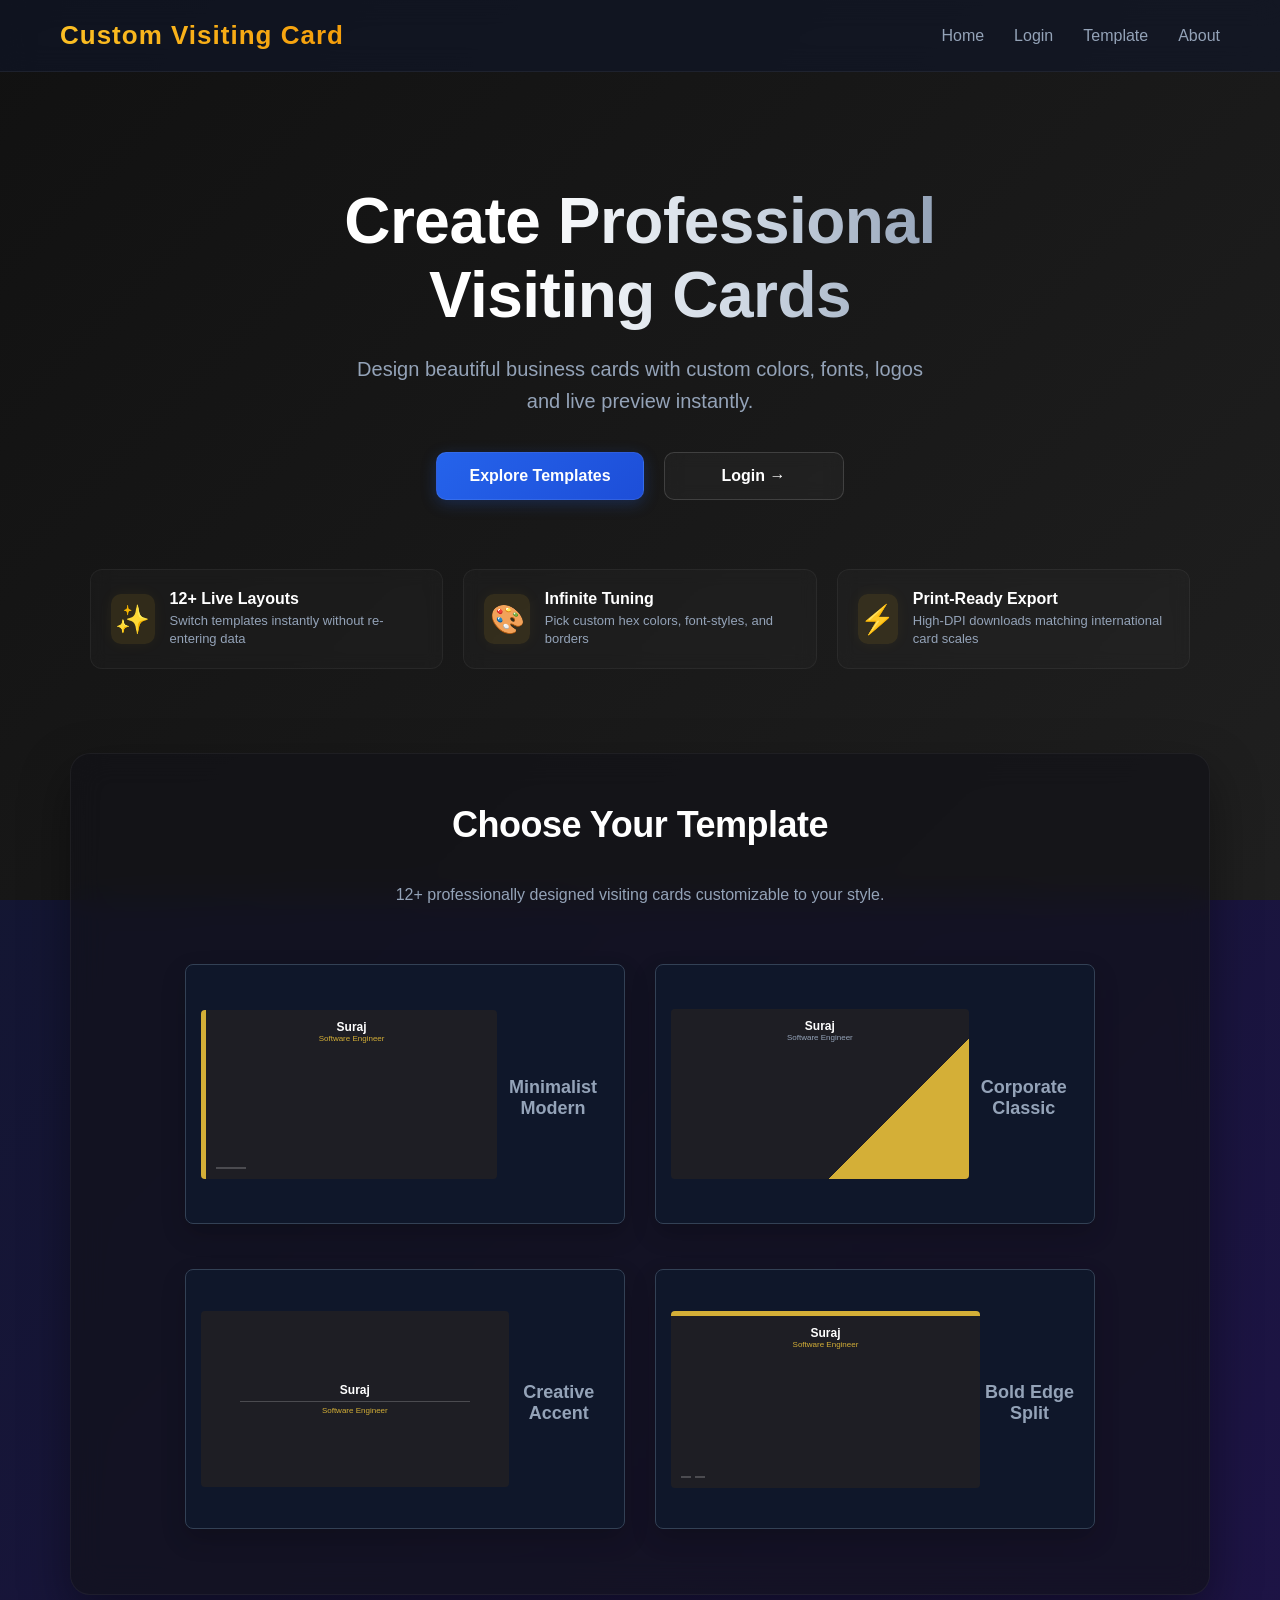
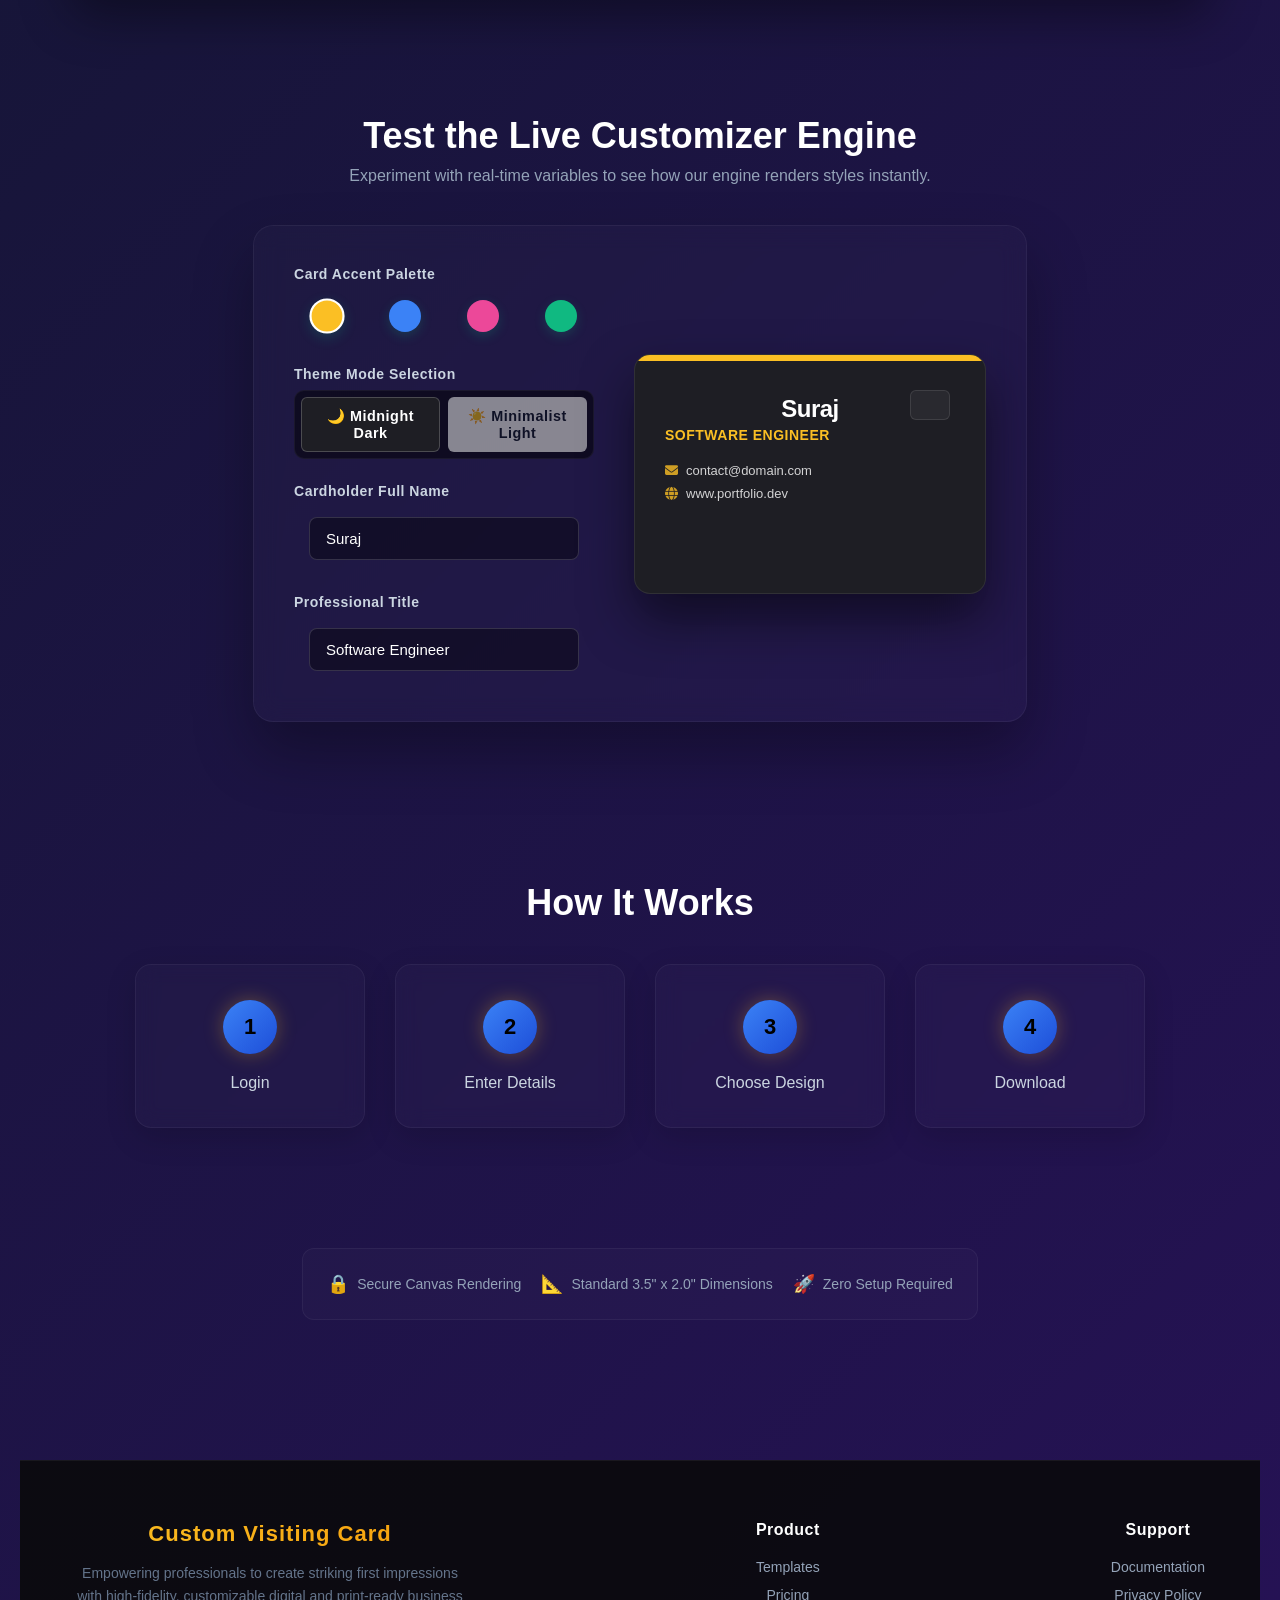
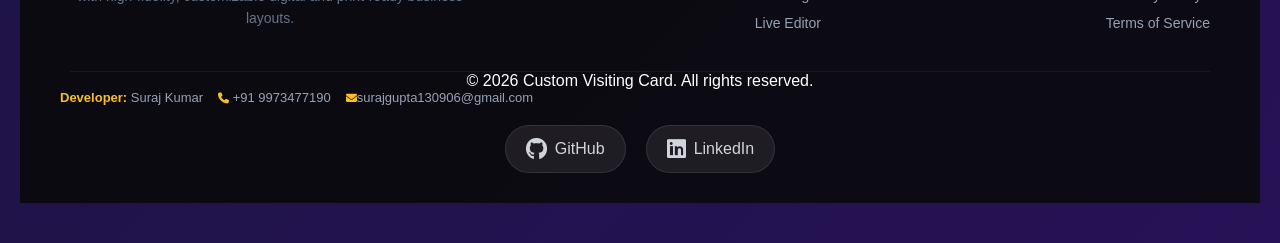
<file: index.html>
<!DOCTYPE html>
<html lang="en">

<head>
    <meta charset="UTF-8">
    <meta name="viewport" content="width=device-width, initial-scale=1.0">
    <title>Custom Visiting Card</title>
    <link rel="stylesheet" href="style.css">
     <link rel="stylesheet" href="index.css">
    <script src="script.js"></script>
    <link rel="stylesheet" href="https://cdnjs.cloudflare.com/ajax/libs/font-awesome/6.5.2/css/all.min.css">
   
      

     
</head>

<body>

    <header>
        <div class="logo">Custom Visiting Card</div>
        <nav>
            <a href="index.html">Home</a>
            <a href="login.html">Login</a>
            <a href="#templetes">Template</a>
          
            <a href="#">About</a>
        </nav>
    </header>

    <section class="hero">
        <h1>Create Professional <br>Visiting Cards</h1>
        <p>
            Design beautiful business cards with custom colors,
            fonts, logos and live preview instantly.
        </p>
        <div class="hero-buttons">
            <a href="extra.html" class="btn btn-primary">Explore Templates</a>
            <a href="login.html" class="btn btn-secondary">Login →</a>
        </div>
    </section>
    
    <!-- Live Platform Stats Feature Section -->
    <section class="stats-ribbon">
        <div class="stat-card">
            <span class="stat-icon">✨</span>
            <div class="stat-info">
                <h4>12+ Live Layouts</h4>
                <p>Switch templates instantly without re-entering data</p>
            </div>
        </div>
        <div class="stat-card">
            <span class="stat-icon">🎨</span>
            <div class="stat-info">
                <h4>Infinite Tuning</h4>
                <p>Pick custom hex colors, font-styles, and borders</p>
            </div>
        </div>
        <div class="stat-card">
            <span class="stat-icon">⚡</span>
            <div class="stat-info">
                <h4>Print-Ready Export</h4>
                <p>High-DPI downloads matching international card scales</p>
            </div>
        </div>
    </section>
    
  
 <section class="box" id="templetes">
        <h2>Choose Your Template</h2>
        <p>12+ professionally designed visiting cards customizable to your style.</p>
        
        <!-- Inside your original template-left1 box: Minimalist style preview -->
        <div class="template-left1" style="cursor: pointer; border: 1px solid #334155; border-radius: 8px; padding: 15px; background: #0f172a; margin-bottom: 15px;">  
            <div style="width: 100%; aspect-ratio: 1.75 / 1; background: #1e1e24; border-left: 5px solid #d4af37; border-radius: 4px; padding: 10px; display: flex; flex-direction: column; justify-content: space-between;">
                <div>
                    <div style="font-size: 12px; font-weight: bold; color: #fff;">Suraj</div>
                    <div style="font-size: 8px; color: #d4af37;">Software Engineer</div>
                </div>
                <div style="width: 30px; height: 2px; background: rgba(255,255,255,0.2);"></div>
            </div>
            <div style="margin-top: 8px; font-weight: 600; text-align: center;">Minimalist Modern</div>
        </div>

        <!-- Inside your original template-right1 box: Corporate classic style preview -->
        <div class="template-right1" style="cursor: pointer; border: 1px solid #334155; border-radius: 8px; padding: 15px; background: #0f172a; margin-bottom: 15px;">
            <div style="width: 100%; aspect-ratio: 1.75 / 1; background: linear-gradient(135deg, #1e1e24 70%, #d4af37 70%); border-radius: 4px; padding: 10px; display: flex; flex-direction: column; justify-content: space-between;">
                <div>
                    <div style="font-size: 12px; font-weight: bold; color: #fff;">Suraj</div>
                    <div style="font-size: 8px; color: #94a3b8;">Software Engineer</div>
                </div>
            </div>
            <div style="margin-top: 8px; font-weight: 600; text-align: center;">Corporate Classic</div>
        </div>

        <!-- Inside your original template-left2 box: Creative accent style preview -->
        <div class="template-left2" style="cursor: pointer; border: 1px solid #334155; border-radius: 8px; padding: 15px; background: #0f172a; margin-bottom: 15px;">
            <div style="width: 100%; aspect-ratio: 1.75 / 1; background: #1e1e24; border-radius: 4px; padding: 10px; display: flex; flex-direction: column; justify-content: center; align-items: center; text-align: center; gap: 4px;">
                <div style="font-size: 12px; font-weight: bold; color: #fff;">Suraj</div>
                <div style="font-size: 8px; color: #d4af37; border-top: 1px solid rgba(255,255,255,0.2); width: 80%; padding-top: 4px;">Software Engineer</div>
            </div>
            <div style="margin-top: 8px; font-weight: 600; text-align: center;">Creative Accent</div>
        </div>

        <!-- Inside your original layout scheme: Fourth empty slot with a Bold template preview -->
        <div class="template-right2" style="cursor: pointer; border: 1px solid #334155; border-radius: 8px; padding: 15px; background: #0f172a;">
            <div style="width: 100%; aspect-ratio: 1.75 / 1; background: #1e1e24; border-top: 5px solid #d4af37; border-radius: 4px; padding: 10px; display: flex; flex-direction: column; justify-content: space-between;">
                <div>
                    <div style="font-size: 12px; font-weight: bold; color: #fff;">Suraj</div>
                    <div style="font-size: 8px; color: #d4af37;">Software Engineer</div>
                </div>
                <div style="display: flex; gap: 4px;"><div style="width:10px; height:2px; background:rgba(255,255,255,0.2);"></div><div style="width:10px; height:2px; background:rgba(255,255,255,0.2);"></div></div>
            </div>
            <div style="margin-top: 8px; font-weight: 600; text-align: center;">Bold Edge Split</div>
        </div>
    </section>
 
 
    
 <!-- ================= INTERACTIVE PREVIEW SANDBOX ================= -->
    <section class="sandbox-container">
        <div class="sandbox-header">
            <h2>Test the Live Customizer Engine</h2>
            <p>Experiment with real-time variables to see how our engine renders styles instantly.</p>
        </div>

        <div class="sandbox-wrapper">
            <!-- Live Parameter Controls -->
            <div class="sandbox-controls">
                <div class="control-group">
                    <label style="color: #cbd5e1 !important;">Card Accent Palette</label>
                    <div class="color-presets" style="display: flex; gap: 12px; background: none; padding: 0;">
                        <!-- Fixed: explicitly forced color values using !important to block external green styles -->
                        <button class="color-dot active" data-color="#fbbf24" style="background-color: #fbbf24 !important; background: #fbbf24 !important; border: 2px solid #ffffff !important; width: 32px; height: 32px; border-radius: 50%; cursor: pointer;" title="Gold Accent"></button>
                        <button class="color-dot" data-color="#3b82f6" style="background-color: #3b82f6 !important; background: #3b82f6 !important; border: 2px solid transparent !important; width: 32px; height: 32px; border-radius: 50%; cursor: pointer;" title="Blue Accent"></button>
                        <button class="color-dot" data-color="#ec4899" style="background-color: #ec4899 !important; background: #ec4899 !important; border: 2px solid transparent !important; width: 32px; height: 32px; border-radius: 50%; cursor: pointer;" title="Pink Accent"></button>
                        <button class="color-dot" data-color="#10b981" style="background-color: #10b981 !important; background: #10b981 !important; border: 2px solid transparent !important; width: 32px; height: 32px; border-radius: 50%; cursor: pointer;" title="Green Accent"></button>
                    </div>
                </div>

                <div class="control-group">
                    <label style="color: #cbd5e1 !important;">Theme Mode Selection</label>
                    <div class="toggle-buttons" style="background: rgba(0, 0, 0, 0.5) !important; padding: 6px !important; border-radius: 10px !important; display: flex !important; gap: 8px !important; border: 1px solid rgba(255, 255, 255, 0.05) !important;">
                        <!-- Midnight Dark Theme Button (Strictly dark, zero green) -->
                        <button class="toggle-btn active" data-theme="dark" style="background-color: #1e1e24 !important; background: #1e1e24 !important; color: #ffffff !important; border: 1px solid rgba(255,255,255,0.2) !important; border-radius: 6px !important; padding: 10px !important; cursor: pointer !important; font-weight: 600 !important; flex: 1 !important; box-shadow: none !important; text-shadow: none !important;">
                            🌙 Midnight Dark
                        </button>
                        <!-- Minimalist Light Theme Button (Strictly white/light gray, zero green) -->
                        <button class="toggle-btn" data-theme="light" style="background-color: #ffffff !important; background: #ffffff !important; color: #0f172a !important; border: 1px solid transparent !important; border-radius: 6px !important; padding: 10px !important; cursor: pointer !important; font-weight: 600 !important; flex: 1 !important; opacity: 0.5 !important; box-shadow: none !important; text-shadow: none !important;">
                            ☀️ Minimalist Light
                        </button>
                    </div>
                </div>

                <div class="control-group">
                    <label for="sandbox-name" style="color: #cbd5e1 !important;">Cardholder Full Name</label>
                    <input type="text" id="sandbox-name" value="Suraj" maxlength="25">
                </div>

                <div class="control-group">
                    <label for="sandbox-title" style="color: #cbd5e1 !important;">Professional Title</label>
                    <input type="text" id="sandbox-title" value="Software Engineer" maxlength="30">
                </div>
            </div>

            <!-- Real-Time Render Canvas Window -->
            <div class="sandbox-view">
                <div class="mock-card" id="previewCard">
                    <div class="card-accent-bar" id="cardAccent" style="background: #fbbf24 !important;"></div>
                    <div class="card-body-content">
                        <h3 id="cardRenderName">Suraj</h3>
                        <p id="cardRenderTitle" class="accent-text-target" style="color: #fbbf24 !important;">Software Engineer</p>
                        
                        <div class="card-meta">
                            <span><i class="fas fa-envelope accent-text-target" style="color: #fbbf24 !important;"></i> contact@domain.com</span>
                            <span><i class="fas fa-globe accent-text-target" style="color: #fbbf24 !important;"></i> www.portfolio.dev</span>
                        </div>
                    </div>
                    <div class="card-chip-emblem"></div>
                </div>
            </div>
        </div>
    </section>
   
   
   
   
    <section class="steps">
        <h2>How It Works</h2>
        <div class="step-container">
            <div class="step">
                <h3>1</h3>
                <p>Login</p>
            </div>
            <div class="step">
                <h3>2</h3>
                <p>Enter Details</p>
            </div>
            <div class="step">
                <h3>3</h3>
                <p>Choose Design</p>
            </div>
            <div class="step">
                <h3>4</h3>
                <p>Download</p>
            </div>
        </div>
    </section>   

    <!-- ================= TRUST / FEATURES INFOBAR ================= -->
    <section class="trust-banner">
        <div class="trust-item"><span>🔒</span> Secure Canvas Rendering</div>
        <div class="trust-item"><span>📐</span> Standard 3.5" x 2.0" Dimensions</div>
        <div class="trust-item"><span>🚀</span> Zero Setup Required</div>
    </section>

    <!-- ================= PREMIUM FOOTER ================= -->
    <footer>
        <div class="footer-container">
            <div class="footer-brand">
                <div class="logo">Custom Visiting Card</div>
                <p>Empowering professionals to create striking first impressions with high-fidelity, customizable digital and print-ready business layouts.</p>
            </div>
            
            <div class="footer-links">
                <h4>Product</h4>
                <a href="#templetes">Templates</a>
                <a href="#">Pricing</a>
                <a href="#templetes">Live Editor</a>
            </div>

            <div class="footer-links">
                <h4>Support</h4>
                <a href="#">Documentation</a>
                <a href="#">Privacy Policy</a>
                <a href="#">Terms of Service</a>
            </div>
        </div>
        
        <div class="footer-bottom">
            <p style="color: white;">&copy; 2026 Custom Visiting Card. All rights reserved.</p>
            <p style="color: #94a3b8; font-size: 13px; margin: 0; display: flex; flex-wrap: wrap; gap: 15px; align-items: center;">
                    <span><strong style="color: #fbbf24;">Developer:</strong> Suraj Kumar</span>
                    <span><i class="fas fa-phone" style="color: #fbbf24; font-size: 11px;"></i> +91 9973477190</span>
                    <span><i class="fas fa-envelope" style="color: #fbbf24; font-size: 11px;"></i>surajgupta130906@gmail.com</span>
                </p>
            
            <div class="footer-socials">
                <a href="https://github.com/surajgupta130906" target="_blank" rel="noopener noreferrer" aria-label="GitHub">
                    <i class="fa-brands fa-github"></i> GitHub
                </a>
                <a href="https://linkedin.com/in/suraj-kumar1309" target="_blank" rel="noopener noreferrer" aria-label="LinkedIn">
                    <i class="fa-brands fa-linkedin"></i> LinkedIn
                </a>
            </div>         
        </div>
    </footer>

    <!-- Scroll to Top Visual Anchor -->
    <a href="#" class="back-to-top" id="scrollTopBtn" aria-label="Scroll to top">↑</a>
 
</body>
</html>
</file>
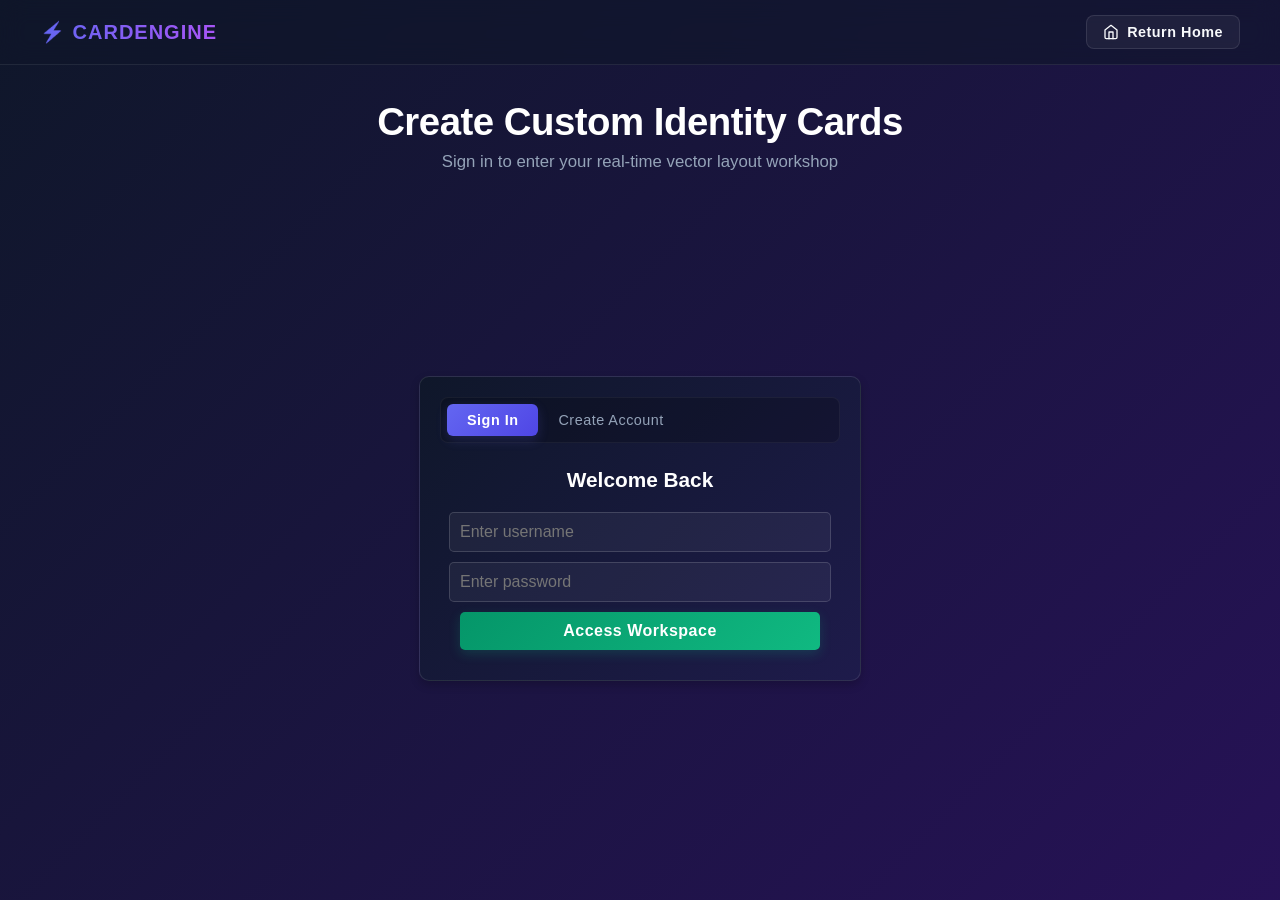
<file: card_form.html>
<!DOCTYPE html>
<html lang="en">
<head>
  <meta charset="UTF-8">
  <meta name="viewport" content="width=device-width, initial-scale=1.0">
  <title>Workspace | Enter Card Details</title>
  <link rel="stylesheet" href="style.css">
 
</head>
<body>

  <!-- Top Glassmorphism Navigation Bar -->
  <nav class="navbar">
    <div class="nav-logo">⚡ CARDENGINE</div>
    <div class="nav-actions">
      <button class="nav-btn" onclick="window.location.href='index.html'">
        <svg width="16" height="16" viewBox="0 0 24 24" fill="none" stroke="currentColor" stroke-width="2" stroke-linecap="round" stroke-linejoin="round"><path d="m3 9 9-7 9 7v11a2 2 0 0 1-2 2H5a2 2 0 0 1-2-2z"/><polyline points="9 22 9 12 15 12 15 22"/></svg>
        Return Home
      </button>
     <!-- <button class="nav-btn btn-logout" onclick="logout()"> -->
     <button class="nav-btn btn-logout" onclick="handleLogout()">
        <svg width="16" height="16" viewBox="0 0 24 24" fill="none" stroke="currentColor" stroke-width="2" stroke-linecap="round" stroke-linejoin="round"><path d="M9 21H5a2 2 0 0 1-2-2V5a2 2 0 0 1-2-2h4"/><polyline points="16 17 21 12 16 7"/><line x1="21" y1="12" x2="9" y2="12"/></svg>
        Logout
      </button>
    </div>
  </nav>

  <h1>Enter Visiting Card Details</h1>
  <p class="subtitle">Step 1: Input your baseline branding data properties</p>

  <!-- Container pulls cosmic background card formatting directly from style.css -->
  <div class="container">
    <form id="cardForm">
      <input type="text" id="name" placeholder="Full Name" required>
      <input type="text" id="designation" placeholder="Designation" required>
      <input type="text" id="org" placeholder="Organisation" required>
      <input type="email" id="email" placeholder="Email Address" required>
      <input type="tel" id="mobile" placeholder="Mobile Number" required>
      
      <!-- Labeled custom layout setup for image assets -->
      <div class="file-input-wrapper">
        <label class="file-label" for="logo">Company Logo Asset</label>
        <input type="file" id="logo" accept="image/*">
      </div>

      <button type="submit">Next → Choose Design</button>
    </form>
  </div>

  <script src="script.js"></script>
  <script>
    // Security check to verify the session exists
    checkLogin();

    // Pull previously saved information if the user came back to edit details
    const username = sessionStorage.getItem("currentUser");
    const card = JSON.parse(sessionStorage.getItem(username + "_cardData"));

    if (card) {
        document.getElementById("name").value = card.name || '';
        document.getElementById("designation").value = card.designation || '';
        document.getElementById("org").value = card.org || '';
        document.getElementById("email").value = card.email || '';
        document.getElementById("mobile").value = card.mobile || '';
        
     
    }
    //////////////////////////////////////////////////////////////////////////
    function handleLogout() {
    // Clear auth token
    sessionStorage.removeItem("isLoggedIn");
    
    // Clear lingering route memory so it doesn't auto-forward you next time
    localStorage.removeItem("redirectAfterLogin");
    
    alert('Signing out from Workspace...');
    window.location.href = "extra.html";
}
///////////////////////////////////////////////////////////////////////////
  </script>
</body>
</html>
</file>
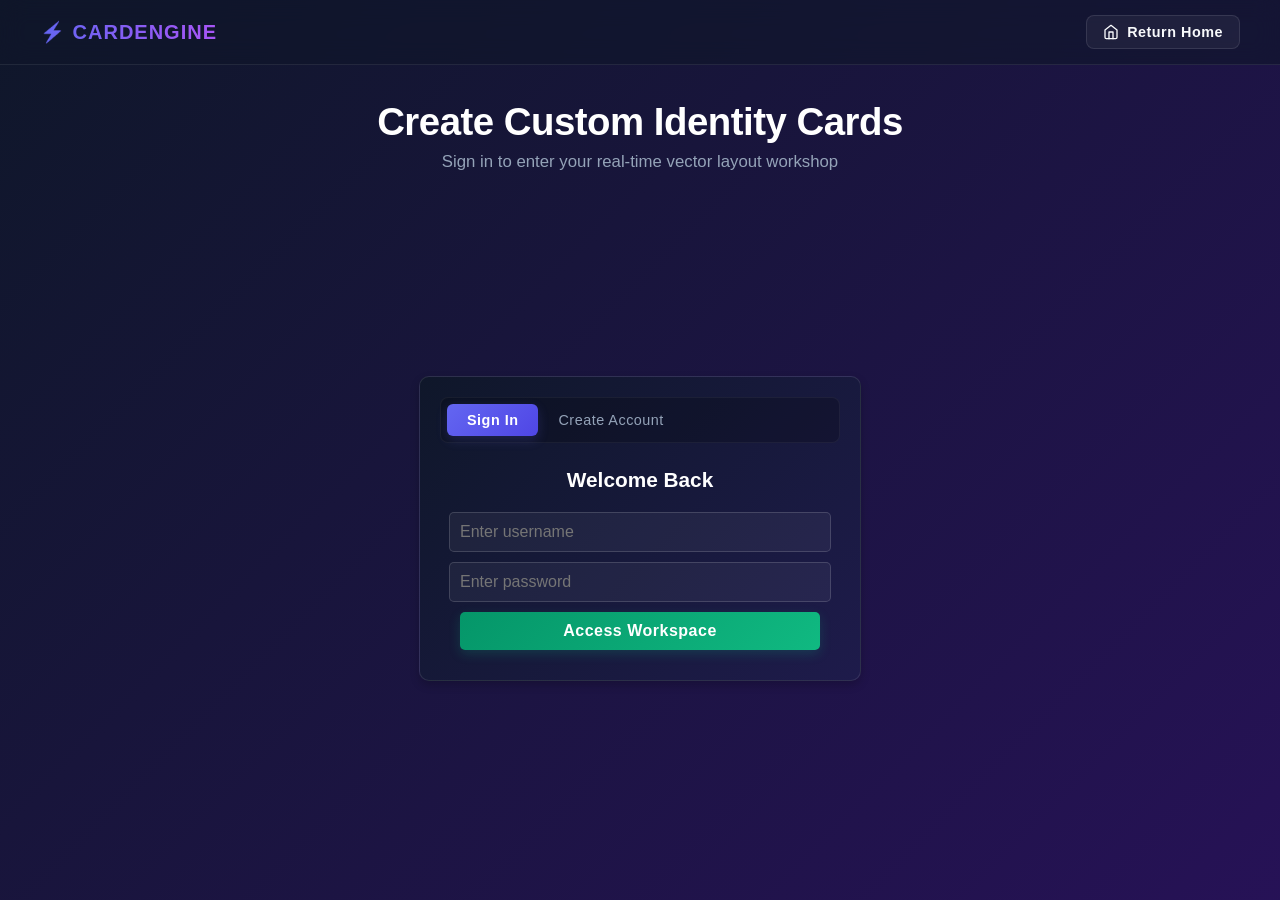
<file: design.html>
<!DOCTYPE html>
<html lang="en">
<head>
  <meta charset="UTF-8">
  <meta name="viewport" content="width=device-width, initial-scale=1.0">
  <title>Design Playground | CardEngine ✨</title>
  <link href="https://fonts.googleapis.com/css2?family=Montserrat:wght@500;700&family=Playfair+Display:wght@700&family=Poppins:wght@400;500;600;700&family=Roboto:wght@400;500;700&display=swap" rel="stylesheet">
    <link rel="stylesheet" href="design.css">
  <style>
    /* Global Base & Theme Setup - Vibrant & Joyful */
 
  </style>
</head>
<body>

  <!-- Navigation Layer Bar Container -->
  <nav class="navbar">
    <div class="nav-logo-group">
      <div class="nav-logo-badge">🎨</div>
      <div class="nav-logo-text">Card<span>Engine</span></div>
    </div>
    <div class="nav-actions">
      <div class="user-status" id="navUserBadge">Profile Builder</div>
      <button class="nav-btn" onclick="window.location.href='index.html'">Return Home</button>
      <button class="nav-btn btn-logout" onclick="logout()">Sign Out</button>
    </div>
  </nav>

  <div class="container">
    <div class="dashboard-header">
      <h1>Design Playground 🎉</h1>
      <p>Unleash your personality with custom color dynamics, clean fonts, and 12 unique card structures</p>
    </div>

    <!-- Main Workspace Area Splitting Layout Controls and Sandbox Preview -->
    <div class="dashboard-workspace">
      
      <!-- Left Configurator Form Container -->
      <div class="control-panel">
        <form id="designForm">
          
          <h3 class="panel-title">🌈 Color Flavors</h3>
          <div class="color-matrix">
            <div class="color-wrapper">
              <label for="primary">Background</label>
              <input type="color" id="primary" value="#ffffff" oninput="updateLivePreview()">
            </div>
            <div class="color-wrapper">
              <label for="secondary">Card Border</label>
              <input type="color" id="secondary" value="#4f46e5" oninput="updateLivePreview()">
            </div>
            <div class="color-wrapper">
              <label for="text">Text Theme</label>
              <input type="color" id="text" value="#0f172a" oninput="updateLivePreview()">
            </div>
          </div>

          <h3 class="panel-title">✍️ Font Personalities</h3>
          <div class="font-matrix">
            <label class="option-card" id="card-f1">
              <input type="radio" name="font" value="'Playfair Display', serif" checked onchange="updateLivePreview()">
              <div class="option-details" style="font-family: 'Playfair Display', serif;">
                <h4>Playfair Display</h4>
                <p>Elegant & Literary</p>
              </div>
            </label>
            <label class="option-card" id="card-f2">
              <input type="radio" name="font" value="'Montserrat', sans-serif" onchange="updateLivePreview()">
              <div class="option-details" style="font-family: 'Montserrat', sans-serif;">
                <h4>Montserrat</h4>
                <p>Clean & Geometric</p>
              </div>
            </label>
            <label class="option-card" id="card-f3">
              <input type="radio" name="font" value="'Roboto', sans-serif" onchange="updateLivePreview()">
              <div class="option-details" style="font-family: 'Roboto', sans-serif;">
                <h4>Roboto</h4>
                <p>Modern Technical Standard</p>
              </div>
            </label>
            <label class="option-card" id="card-f4">
              <input type="radio" name="font" value="'Poppins', sans-serif" onchange="updateLivePreview()">
              <div class="option-details" style="font-family: 'Poppins', sans-serif;">
                <h4>Poppins</h4>
                <p>Friendly Rounded Sans</p>
              </div>
            </label>
          </div>

          <h3 class="panel-title">📐 Layout Structural Formats (12 Premium Layouts)</h3>
          <div class="layout-matrix">
            <!-- Suite One -->
            <label class="option-card" id="card-t1">
              <input type="radio" name="template" value="1" checked onchange="updateLivePreview()">
              <div class="option-details"><h4>Format 1</h4><p>Balanced Centered Alignment</p></div>
            </label>
            <label class="option-card" id="card-t2">
              <input type="radio" name="template" value="2" onchange="updateLivePreview()">
              <div class="option-details"><h4>Format 2</h4><p>Compact Split Info Row</p></div>
            </label>
            <label class="option-card" id="card-t3">
              <input type="radio" name="template" value="3" onchange="updateLivePreview()">
              <div class="option-details"><h4>Format 3</h4><p>Side Profile Column Layout</p></div>
            </label>
            <label class="option-card" id="card-t4">
              <input type="radio" name="template" value="4" onchange="updateLivePreview()">
              <div class="option-details"><h4>Format 4</h4><p>Stacked Corporate Banner</p></div>
            </label>
            
            <!-- Suite Two -->
            <label class="option-card" id="card-t5">
              <input type="radio" name="template" value="5" onchange="updateLivePreview()">
              <div class="option-details"><h4>Format 5</h4><p>Minimalist Side-Modern Bar</p></div>
            </label>
            <label class="option-card" id="card-t6">
              <input type="radio" name="template" value="6" onchange="updateLivePreview()">
              <div class="option-details"><h4>Format 6</h4><p>Asymmetric Corporate Gradient</p></div>
            </label>
            <label class="option-card" id="card-t7">
              <input type="radio" name="template" value="7" onchange="updateLivePreview()">
              <div class="option-details"><h4>Format 7</h4><p>Creative Circular Accent</p></div>
            </label>
            <label class="option-card" id="card-t8">
              <input type="radio" name="template" value="8" onchange="updateLivePreview()">
              <div class="option-details"><h4>Format 8</h4><p>Bold Asymmetric Top Edge</p></div>
            </label>

            <!-- Suite Three -->
            <label class="option-card" id="card-t9">
              <input type="radio" name="template" value="9" onchange="updateLivePreview()">
              <div class="option-details"><h4>Template 9</h4><p>Neon Tech Dark (No Image)</p></div>
            </label>
            <label class="option-card" id="card-t10">
              <input type="radio" name="template" value="10" onchange="updateLivePreview()">
              <div class="option-details"><h4>Template 10</h4><p>Clean Corporate Light</p></div>
            </label>
            <label class="option-card" id="card-t11">
              <input type="radio" name="template" value="11" onchange="updateLivePreview()">
              <div class="option-details"><h4>Template 11</h4><p>Luxury Minimal Gold</p></div>
            </label>
            <label class="option-card" id="card-t12">
              <input type="radio" name="template" value="12" onchange="updateLivePreview()">
              <div class="option-details"><h4>Template 12</h4><p>Emerald Fresh</p></div>
            </label>
          </div>

          <button type="submit" class="generate-btn">Save Configuration & Go to Preview →</button>
        </form>
      </div>

      <!-- Right Column Sandbox Area -->
      <div class="preview-column">
        <div class="preview-box">
          <div class="preview-label-bar">
            <div class="preview-title">Realtime Canvas Sandbox</div>
            <div class="live-dot">Interactive Preview</div>
          </div>

          <!-- Live Functional Target Element Container Window -->
          <div class="card-preview-window" id="cardPreview" style="padding: 25px; border-width: 4px; border-style: solid; display: flex; flex-direction: column; justify-content: space-between;">
              <!-- Processed via updateLivePreview() -->
          </div>
        </div>
      </div>

    </div>
  </div>

  <script src="script.js"></script>
 <script   src="design.js"> </script>
</body>
</html>
</file>
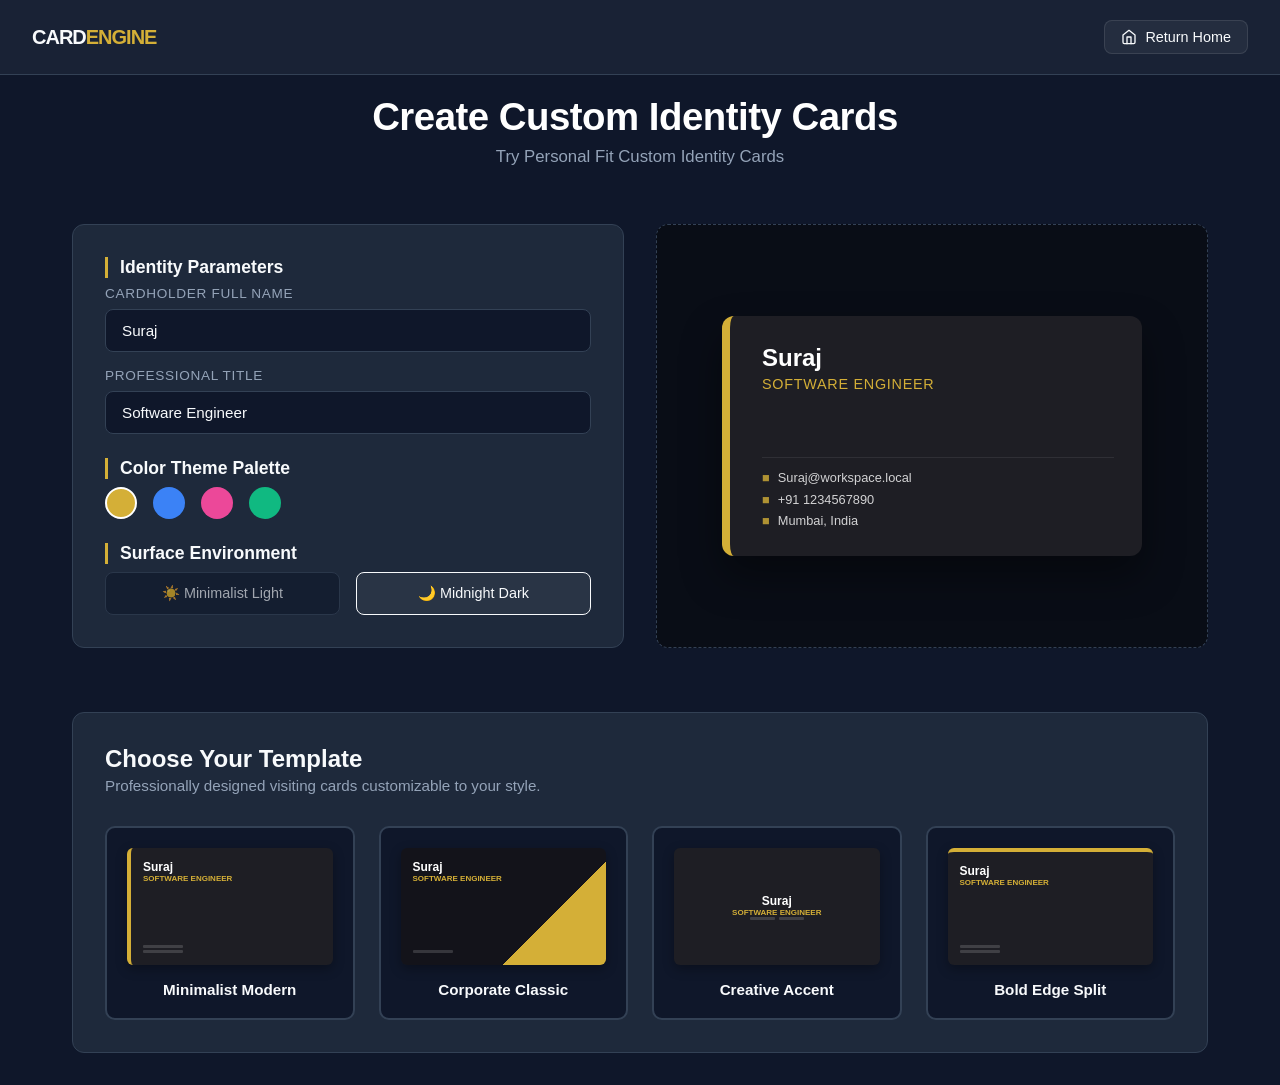
<file: extra.html>
<!DOCTYPE html>
<html lang="en">
<head>
    <meta charset="UTF-8">
    <meta name="viewport" content="width=device-width, initial-scale=1.0">
    <title>Professional Card Engine | Studio Workspace</title>
    <!-- Link to the external CSS file -->
    <link rel="stylesheet" href="extra2.css">
</head>
<body>

    <!-- Header Menu -->
    <header>
        <div class="logo">CARD<span>ENGINE</span></div>
        <button class="btn-home" onclick="window.location.href='index.html'">
            <svg width="16" height="16" viewBox="0 0 24 24" fill="none" stroke="currentColor" stroke-width="2" stroke-linecap="round" stroke-linejoin="round"><path d="m3 9 9-7 9 7v11a2 2 0 0 1-2 2H5a2 2 0 0 1-2-2z"/><polyline points="9 22 9 12 15 12 15 22"/></svg>
            Return Home
        </button>
    </header>
    
    <!-- Hero Welcome Intro Typography Block -->
    <div class="hero-header">
        <h1>Create Custom Identity Cards</h1>
        <p>Try Personal Fit Custom Identity Cards</p>
    </div>

    <!-- Main Engine Generator Structure -->
    <main class="workspace-container">
        
        <!-- Left Column Dashboard Configurator Tools -->
        <section class="control-panel">
            <div>
                <h3 class="section-title">Identity Parameters</h3>
                <div class="input-group" style="margin-bottom: 1rem;">
                    <label for="sandbox-name">Cardholder Full Name</label>
                    <input type="text" id="sandbox-name" value="Suraj" placeholder="e.g., Suraj">
                </div>
                <div class="input-group">
                    <label for="sandbox-title">Professional Title</label>
                    <input type="text" id="sandbox-title" value="Software Engineer" placeholder="e.g., Software Developer">
                </div>
            </div>

            <div>
                <h3 class="section-title">Color Theme Palette</h3>
                <div class="palette-options">
                    <div class="color-dot" data-color="#d4af37" style="background: #d4af37; border-color: #ffffff;"></div>
                    <div class="color-dot" data-color="#3b82f6" style="background: #3b82f6;"></div>
                    <div class="color-dot" data-color="#ec4899" style="background: #ec4899;"></div>
                    <div class="color-dot" data-color="#10b981" style="background: #10b981;"></div>
                </div>
            </div>

            <div>
                <h3 class="section-title">Surface Environment</h3>
                <div class="theme-toggle-group">
                    <button class="toggle-btn" data-theme="light">☀️ Minimalist Light</button>
                    <button class="toggle-btn active" data-theme="dark">🌙 Midnight Dark</button>
                </div>
            </div>
        </section>

        <!-- Right Column Live Interactive Viewport Frame -->
        <section class="preview-pane">
            <div id="previewCard" class="mock-card layout-minimalist">
                <div class="card-identity">
                    <h2 id="cardRenderName">Suraj</h2>
                    <p id="cardRenderTitle">Software Engineer</p>
                </div>
                
                <div class="card-contacts">
                    <div class="contact-item"><span class="contact-icon">■</span><span>Suraj@workspace.local</span></div>
                    <div class="contact-item"><span class="contact-icon">■</span><span>+91 1234567890</span></div>
                    <div class="contact-item"><span class="contact-icon">■</span><span>Mumbai, India</span></div>
                </div>
            </div>
        </section>

        <!-- Templates Box -->
        <section class="box" id="templetes">
            <h2>Choose Your Template</h2>
            <p>Professionally designed visiting cards customizable to your style.</p>
            
            <div class="template-grid-layout">
                <!-- 1. Minimalist Modern Box -->
                <div class="template-left1" data-layout="minimalist">  
                    <div class="mini-preview-card t1">
                        <div>
                            <div class="mini-name">Suraj</div>
                            <div class="mini-title">Software Engineer</div>
                        </div>
                        <div class="mini-lines"><div class="mini-line"></div><div class="mini-line"></div></div>
                    </div>
                    <div class="template-label-text">Minimalist Modern</div>
                </div>

                <!-- 2. Corporate Classic Box -->
                <div class="template-right1" data-layout="corporate">
                    <div class="mini-preview-card t2">
                        <div>
                            <div class="mini-name">Suraj</div>
                            <div class="mini-title">Software Engineer</div>
                        </div>
                        <div class="mini-lines"><div class="mini-line"></div></div>
                    </div>
                    <div class="template-label-text">Corporate Classic</div>
                </div>

                <!-- 3. Creative Accent Box -->
                <div class="template-left2" data-layout="creative">
                    <div class="mini-preview-card t3">
                        <div>
                            <div class="mini-name">Suraj</div>
                            <div class="mini-title">Software Engineer</div>
                        </div>
                        <div class="mini-lines"><div class="mini-line" style="width:25px;"></div><div class="mini-line" style="width:25px;"></div></div>
                    </div>
                    <div class="template-label-text">Creative Accent</div>
                </div>

                <!-- 4. Bold Edge Split Box -->
                <div class="template-right2" data-layout="bold">
                    <div class="mini-preview-card t4">
                        <div>
                            <div class="mini-name">Suraj</div>
                            <div class="mini-title">Software Engineer</div>
                        </div>
                        <div class="mini-lines"><div class="mini-line"></div><div class="mini-line"></div></div>
                    </div>
                    <div class="template-label-text">Bold Edge Split</div>
                </div>
            </div>
        </section>

    </main>

    <!-- Link to the isolated external JavaScript engine file -->
    <script src="card_engine.js"></script>
</body>
</html>
</file>
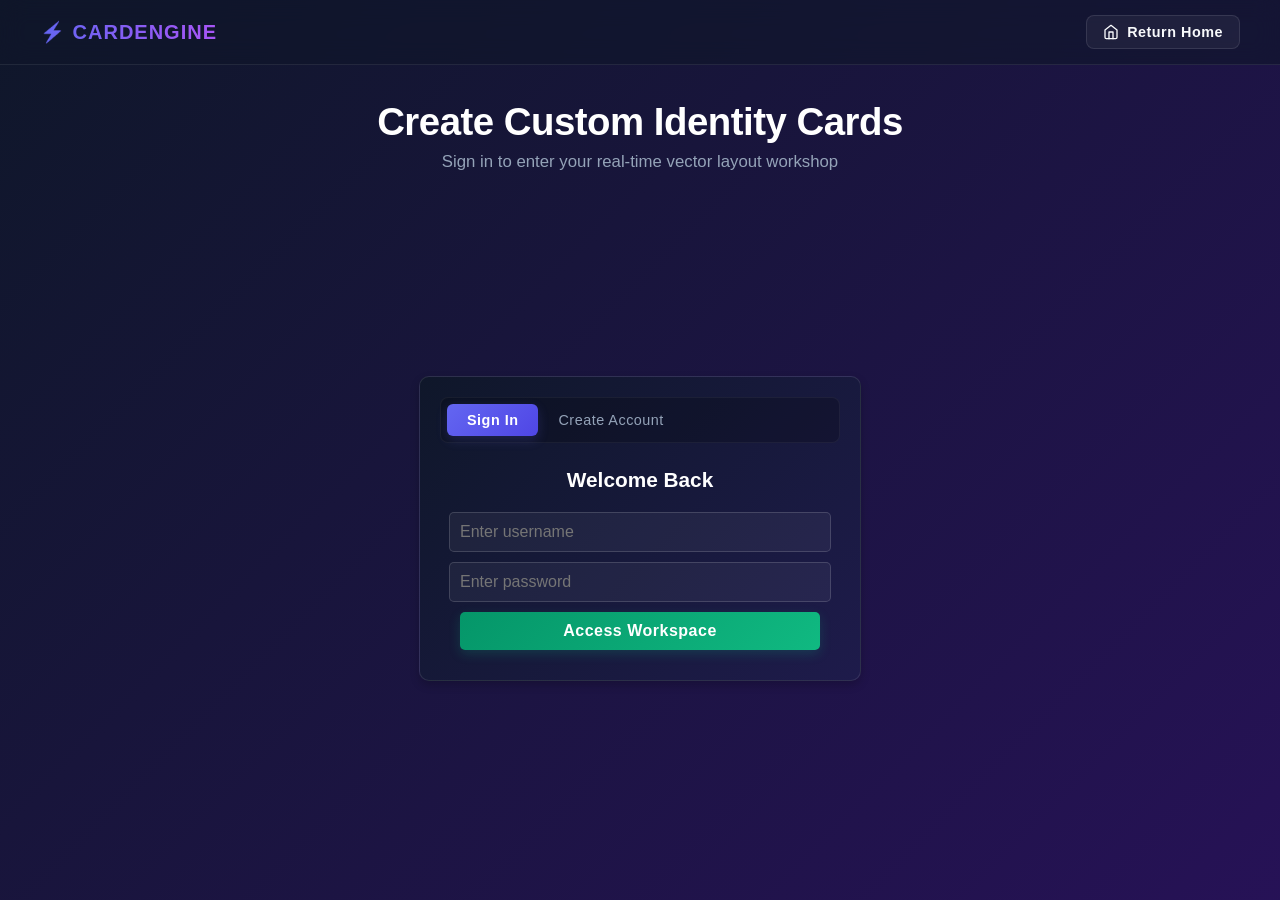
<file: login.html>
<!DOCTYPE html>
<html lang="en">
<head>
  <meta charset="UTF-8">
  <meta name="viewport" content="width=device-width, initial-scale=1.0">
  <title>Visiting Card Portal | Access</title>
  <link rel="stylesheet" href="style.css">
  
</head>
<body>

  <!-- Blurred Top Navigation Workspace Header Bar -->
  <nav class="navbar">
    <div class="nav-logo">⚡ CARDENGINE</div>
    <div class="nav-links">
      <!-- Return to Home Page Layout Button Routing -->
      <button class="btn-home" onclick="window.location.href='index.html'">
        <svg width="16" height="16" viewBox="0 0 24 24" fill="none" stroke="currentColor" stroke-width="2" stroke-linecap="round" stroke-linejoin="round"><path d="m3 9 9-7 9 7v11a2 2 0 0 1-2 2H5a2 2 0 0 1-2-2z"/><polyline points="9 22 9 12 15 12 15 22"/></svg>
        Return Home
      </button>
    </div>
  </nav>

  <!-- Hero Welcome Intro Typography Block -->
  <div class="hero-header">
    <h1>Create Custom Identity Cards</h1>
    <p>Sign in to enter your real-time vector layout workshop</p>
  </div>

  <div class="container">
    
    <!-- Smooth Interactive Section Toggle Slider -->
    <div class="auth-toggle-box">
      <button id="tabLogin" class="toggle-btn active" onclick="switchTab('login')">Sign In</button>
      <button id="tabRegister" class="toggle-btn" onclick="switchTab('register')">Create Account</button>
    </div>

    <!-- Login Module -->
    <div id="loginSection" class="auth-section active">
      <h3>Welcome Back</h3>
      <input type="text" id="loginUser" placeholder="Enter username" required>
      <input type="password" id="loginPass" placeholder="Enter password" required>
      <button onclick="login()">Access Workspace</button>
    </div>

    <!-- Registration Module -->
    <div id="registerSection" class="auth-section">
      <h3>Get Started</h3>
      <input type="text" id="regUser" placeholder="Choose username" required>
      <input type="text" id="regName" placeholder="Full name" required>
      <input type="email" id="regEmail" placeholder="Email address" required>
      <input type="password" id="regPass" placeholder="Security password" required>
      <button onclick="register()">Register Profile</button>
    </div>

  </div>

 
  <script src="script.js"></script>
 
</body>
</html>
</file>
<file: style.css>
/* Base Layout Configurations */
body {
  font-family: Arial, sans-serif;
  background: #f4f4f4;
  text-align: center;
  margin: 0;
  padding: 40px;
}

input, button {
  display: block;
  width: 90%;
  margin: 10px auto;
  padding: 10px;
  font-size: 16px;
  border-radius: 5px;
}

/* ==========================================
   MODERN PREMIUM VISUAL EFFECT UPGRADES 
   ========================================== */

/* 1. Cosmic Gradient Palette for Form Container */
.container {
  width: 400px;
  margin: auto;
  padding: 20px;
  border-radius: 10px;
  background: linear-gradient(135deg, #0f172a 0%, #1e1b4b 100%) !important;
  border: 1px solid rgba(255, 255, 255, 0.1);
  position: relative;
  overflow: hidden;
  box-shadow: 0 4px 10px rgba(0,0,0,0.2);
}

/* 2. Modern Animated Success Button */
button {
  background: linear-gradient(135deg, #059669 0%, #10b981 100%) !important;
  color: white;
  border: none;
  cursor: pointer;
  font-weight: 600;
  letter-spacing: 0.5px;
  position: relative;
  overflow: hidden;
  transition: all 0.3s cubic-bezier(0.4, 0, 0.2, 1) !important;
  box-shadow: 0 4px 12px rgba(16, 185, 129, 0.2);
}

button:hover {
  transform: translateY(-2px);
  box-shadow: 0 6px 20px rgba(16, 185, 129, 0.4);
  filter: brightness(1.1);
}

/* 3. Sleek Inputs with Neon Focus Rings */
input {
  background: rgba(255, 255, 255, 0.05);
  border: 1px solid rgba(255, 255, 255, 0.15) !important;
  color: white;
  transition: all 0.3s ease;
}

input:focus {
  outline: none;
  border-color: #6366f1 !important;
  box-shadow: 0 0 12px rgba(99, 102, 241, 0.3);
  background: rgba(255, 255, 255, 0.08);
}

/* Card Foundations */
.card {
  width: 400px;
  height: 250px;
  margin: 30px auto;
  border-radius: 10px;
  box-shadow: 0 4px 8px rgba(0,0,0,0.2);
  text-align: center;
  padding: 1.40%;
}

.card h2 {
  font-size: 1.5rem;
  word-break: break-word;
  overflow-wrap: break-word;
}

.card p {
  margin: 8px 0;
  font-size: 18px;
}

.card img {
  border-radius: 12px;
}

/* Font Options & Selection System */
.font-options {
  display: grid;
  grid-template-columns: repeat(2, 1fr);
  gap: 15px;
}

.font-card {
  background: #ffffff10;
  border: 2px solid transparent;
  border-radius: 12px;
  padding: 15px;
  cursor: pointer;
  transition: .3s;
  position: relative;
  overflow: hidden;
}

.font-card:hover {
  border-color: #3b82f6;
  transform: translateY(-3px);
}

.font-card input {
  display: none;
}

.font-card:has(input:checked) {
  border: 2px solid #3b82f6;
  box-shadow: 0 0 15px rgba(59, 130, 246, .4);
  background: #1e293b;
}

/* Shimmer Sweep Animation for Fonts */
.font-card::after {
  content: '';
  position: absolute;
  top: -50%;
  left: -60%;
  width: 30%;
  height: 200%;
  background: linear-gradient(
    to right,
    rgba(255, 255, 255, 0) 0%,
    rgba(255, 255, 255, 0.15) 50%,
    rgba(255, 255, 255, 0) 100%
  );
  transform: rotate(25deg);
  transition: all 0.6s ease;
}

.font-card:hover::after {
  left: 130%;
}

/* Typographic Family Rules */
.poppins { font-family: 'Poppins', sans-serif; }
.montserrat { font-family: 'Montserrat', sans-serif; }
.roboto { font-family: 'Roboto', sans-serif; }
.playfair { font-family: 'Playfair Display', serif; }

/* -------------------- LAYOUT TEMPLATES -------------------- */
.template1 {
  border-radius: 20px;
  display: flex;
  flex-direction: column;
  justify-content: center;
  align-items: center;
}

.template2 {
  border-radius: 15px;
  padding: 10px;
  text-align: left;
}
.template2 img {
  float: left;
  margin-right: 10px;
}

.template3 {
  display: flex;
  justify-content: space-between;
}
.template3 .left {
  width: 40%;
  height: 100%;
  margin: 0;
  display: flex;
  justify-content: center;
  align-items: center;
  transition: background-color 0.4s ease, transform 0.4s ease;
}
.template3 .right {
  width: 60%;
  text-align: left;
  padding: 10px;
}

.template4 {
  border-radius: 15px;
  display: flex;
  flex-direction: column;
  justify-content: center;
  align-items: center;
}
.template4 .top {
  height: 40%;
  width: 100%;
  margin: 0;
  background-color: white;
  transition: background-color 0.4s ease, transform 0.4s ease;
}
.template4 .bottom {
  height: 60%;
  width: 100%;
}
.template4 img {
  margin-top: 15px;
}

/* Step Process Visuals */
.steps {
  margin-top: 100px;
  text-align: center;
  color: white;
}

.step-container {
  display: flex;
  justify-content: center;
  gap: 40px;
  margin-top: 40px;
  flex-wrap: wrap;
}

.step {
  width: 220px;
  padding: 30px;
  border-radius: 15px;
  background: rgba(255, 255, 255, .05);
  backdrop-filter: blur(15px);
  transition: .3s;
}

.step:hover {
  transform: translateY(-8px);
  box-shadow: 0 15px 25px rgba(0,0,0,.3);
}

.step h3 {
  width: 60px;
  height: 60px;
  margin: auto;
  line-height: 60px;
  border-radius: 50%;
  background: linear-gradient(135deg, #3b82f6 0%, #1d4ed8 100%) !important;
  box-shadow: 0 0 20px rgba(37, 99, 235, 0.4);
  color: white;
  font-size: 28px;
  margin-bottom: 20px;
  font-weight: bold;
}

/* ---------------------------------------- CSS for login.html file---------------------------------------------------------------------------------
---------------------------------------------------------------------------------------------------------------------------------------------------*/


  /* Premium Dynamic Background Space */
    body {
      background: linear-gradient(-45deg, #0f172a, #1e1b4b, #2e1065, #0f172a);
      background-size: 400% 400%;
      animation: gradientShift 15s ease infinite;
      color: #f8fafc;
      min-height: 100vh;
      display: flex;
      flex-direction: column;
      align-items: center;
      justify-content: center;
      margin: 0;
      padding: 80px 20px 20px 20px; /* Top padding leaves space for navbar */
      box-sizing: border-box;
    }

    @keyframes gradientShift {
      0% { background-position: 0% 50%; }
      50% { background-position: 100% 50%; }
      100% { background-position: 0% 50%; }
    }

    /* Modern Blurred Glass Navigation Bar */
    .navbar {
      position: fixed;
      top: 0;
      left: 0;
      width: 100%;
      background: rgba(15, 23, 42, 0.6);
      backdrop-filter: blur(12px);
      -webkit-backdrop-filter: blur(12px);
      border-bottom: 1px solid rgba(255, 255, 255, 0.08);
      display: flex;
      justify-content: space-between;
      align-items: center;
      padding: 15px 40px;
      box-sizing: border-box;
      z-index: 1000;
    }

    .nav-logo {
      font-size: 1.25rem;
      font-weight: 700;
      letter-spacing: 1px;
      background: linear-gradient(to right, #6366f1, #a855f7);
      -webkit-background-clip: text;
      -webkit-text-fill-color: transparent;
    }

    .nav-links {
      display: flex;
      gap: 20px;
    }

    /* Premium Navigation Home Return Control */
    .btn-home {
      display: flex;
      align-items: center;
      gap: 8px;
      background: rgba(255, 255, 255, 0.05) !important;
      border: 1px solid rgba(255, 255, 255, 0.1) !important;
      color: #f8fafc !important;
      padding: 8px 16px !important;
      font-size: 0.9rem !important;
      margin: 0 !important;
      width: auto !important;
      border-radius: 8px !important;
      box-shadow: none !important;
      transition: all 0.25s ease !important;
    }

    .btn-home:hover {
      background: rgba(255, 255, 255, 0.15) !important;
      border-color: #6366f1 !important;
      transform: translateY(-1px) !important;
      box-shadow: 0 0 15px rgba(99, 102, 241, 0.2) !important;
    }

    /* Subtitle Details */
    .hero-header {
      text-align: center;
      margin-bottom: 25px;
      animation: fadeInDown 0.8s ease out;
    }

    .hero-header h1 {
      margin: 0 0 8px 0;
      font-size: 2.4rem;
      color: #fff;
      font-weight: 800;
      letter-spacing: -0.5px;
    }

    .hero-header p {
      margin: 0;
      font-size: 1.05rem;
      color: #94a3b8;
    }

    /* Glassmorphism Auth Switch Wrapper Layout */
    .auth-toggle-box {
      display: flex;
      background: rgba(0, 0, 0, 0.2);
      padding: 6px;
      border-radius: 8px;
      margin-bottom: 25px;
      border: 1px solid rgba(255, 255, 255, 0.05);
    }

    .toggle-btn {
      background: transparent !important;
      color: #94a3b8 !important;
      padding: 8px 20px !important;
      font-size: 0.9rem !important;
      margin: 0 !important;
      width: auto !important;
      border-radius: 6px !important;
      box-shadow: none !important;
      font-weight: 500 !important;
    }

    .toggle-btn.active {
      background: linear-gradient(135deg, #6366f1 0%, #4f46e5 100%) !important;
      color: white !important;
      font-weight: 600 !important;
      box-shadow: 0 4px 12px rgba(99, 102, 241, 0.2) !important;
    }

    .auth-section {
      display: none;
      animation: fadeIn 0.4s ease forwards;
    }

    .auth-section.active {
      display: block;
    }

    h3 {
      text-align: center;
      margin-top: 0;
      margin-bottom: 20px;
      font-size: 1.3rem;
      color: #fff;
    }

    @keyframes fadeInDown {
      from { opacity: 0; transform: translateY(-20px); }
      to { opacity: 1; transform: translateY(0); }
    }

    @keyframes fadeIn {
      from { opacity: 0; transform: scale(0.98); }
      to { opacity: 1; transform: scale(1); }
    }
    
    
/* ------------------------------- CSS part for card_form.html fie ---------------------------------------------------------------------------------- --------------------------------------------------------------------------------------------------------------------------------------------------*/


 body {
      background: linear-gradient(-45deg, #0f172a, #1e1b4b, #2e1065, #0f172a);
      background-size: 400% 400%;
      animation: gradientShift 15s ease infinite;
      color: #f8fafc;
      min-height: 100vh;
      display: flex;
      flex-direction: column;
      align-items: center;
      justify-content: center;
      margin: 0;
      padding: 100px 20px 40px 20px; /* Space for fixed navigation bar */
      box-sizing: border-box;
    }

    @keyframes gradientShift {
      0% { background-position: 0% 50%; }
      50% { background-position: 100% 50%; }
      100% { background-position: 0% 50%; }
    }

    /* Glassmorphic Navigation Bar */
    .navbar {
      position: fixed;
      top: 0;
      left: 0;
      width: 100%;
      background: rgba(15, 23, 42, 0.6);
      backdrop-filter: blur(12px);
      -webkit-backdrop-filter: blur(12px);
      border-bottom: 1px solid rgba(255, 255, 255, 0.08);
      display: flex;
      justify-content: space-between;
      align-items: center;
      padding: 15px 40px;
      box-sizing: border-box;
      z-index: 1000;
    }

    .nav-logo {
      font-size: 1.25rem;
      font-weight: 700;
      letter-spacing: 1px;
      background: linear-gradient(to right, #6366f1, #a855f7);
      -webkit-background-clip: text;
      -webkit-text-fill-color: transparent;
    }

    .nav-actions {
      display: flex;
      gap: 15px;
    }

    /* Universal Nav Button Styling */
    .nav-btn {
      display: flex;
      align-items: center;
      gap: 8px;
      background: rgba(255, 255, 255, 0.05) !important;
      border: 1px solid rgba(255, 255, 255, 0.1) !important;
      color: #f8fafc !important;
      padding: 8px 16px !important;
      font-size: 0.9rem !important;
      margin: 0 !important;
      width: auto !important;
      border-radius: 8px !important;
      box-shadow: none !important;
      transition: all 0.25s ease !important;
      cursor: pointer;
    }

    .nav-btn:hover {
      background: rgba(255, 255, 255, 0.15) !important;
      border-color: #6366f1 !important;
      transform: translateY(-1px) !important;
      box-shadow: 0 0 15px rgba(99, 102, 241, 0.2) !important;
    }

    .btn-logout:hover {
      border-color: #ef4444 !important;
      box-shadow: 0 0 15px rgba(239, 68, 68, 0.2) !important;
    }

    /* Main Section Typography */
    h1 {
      margin: 0 0 10px 0;
      font-size: 2.2rem;
      color: #fff;
      font-weight: 800;
      letter-spacing: -0.5px;
      text-align: center;
      animation: fadeInDown 0.6s ease;
    }

    p.subtitle {
      margin: 0 0 30px 0;
      font-size: 1.05rem;
      color: #94a3b8;
      text-align: center;
      animation: fadeInDown 0.6s ease;
    }

    /* Custom File Input Upload Box Wrapper */
    .file-input-wrapper {
      position: relative;
      width: 90%;
      margin: 15px auto;
      text-align: left;
    }

    .file-label {
      display: block;
      font-size: 0.85rem;
      color: #94a3b8;
      margin-bottom: 6px;
      padding-left: 5px;
    }

    input[type="file"] {
      background: rgba(255, 255, 255, 0.03);
      border: 1px dashed rgba(255, 255, 255, 0.2) !important;
      padding: 12px;
      cursor: pointer;
      width: 100%;
      box-sizing: border-box;
    }

    input[type="file"]:hover {
      border-color: #6366f1 !important;
      background: rgba(99, 102, 241, 0.05);
    }

    @keyframes fadeInDown {
      from { opacity: 0; transform: translateY(-15px); }
      to { opacity: 1; transform: translateY(0); }
    }
</file>
<file: index.css>
* {
            margin: 0;
            padding: 0;
            box-sizing: border-box;
        }

        /* 1. Added smooth scrolling natively to the page container */
        html {
            scroll-behavior: smooth;
        }

        body {
            min-height: 100vh;
            margin: 0;
            font-family: Arial, sans-serif;
            overflow-x: hidden;
            overflow-y: auto;
            
            /* Solid fallback color prevents raw white showing through layers during fast scrolls */
            background-color: #111111; 
            position: relative;
        }

        /* 2. Changed background attachment to FIXED. 
           This stops the white flashing glitch by keeping the background stable as you scroll. */
        body::before {
            content: "";
            position: fixed; 
            inset: 0;
            background: linear-gradient(135deg, #111111, #242424, #1a1e29, #16161a);
            background-size: 400% 400%;
            animation: gradientMove 15s ease infinite;
            z-index: -1;
        }

        /* Smooth background movement */
        @keyframes gradientMove {
            0% { background-position: 0% 50%; }
            50% { background-position: 100% 50%; }
            100% { background-position: 0% 50%; }
        }

        /* Header/Navbar */
        header {
            width: 100%;
            padding: 20px 60px;
            display: flex;
            justify-content: space-between;
            align-items: center;
            position: fixed;
            top: 0;
            left: 0;
            z-index: 1000;
            background: rgba(15, 23, 42, 0.6);
            backdrop-filter: blur(14px);
            border-bottom: 1px solid rgba(255, 255, 255, 0.06);
        }

        /* Logo */
        .logo {
            font-size: 26px;
            font-weight: 800;
            letter-spacing: 1px;
            background: linear-gradient(to right, #fbbf24, #f59e0b, #ec4899);
            background-size: 200% auto;
            -webkit-background-clip: text; 
            color: transparent;
            animation: float 4s ease-in-out infinite, shineLogo 6s linear infinite;
        }

        @keyframes shineLogo {
            to { background-position: 200% center; }
        }

        @keyframes float {
            0% { transform: translateY(0px); }
            50% { transform: translateY(-5px); }
            100% { transform: translateY(0px); }
        }

        /* Navigation */
        nav {
            display: flex;
            gap: 30px;
        }

        nav a {
            text-decoration: none;
            color: #94a3b8;
            font-size: 16px;
            font-weight: 500;
            transition: 0.3s;
            position: relative;
            padding: 4px 0;
        }

        nav a:hover {
            color: #fbbf24;
            text-shadow: 0 0 12px rgba(251, 191, 36, 0.3);
        }

        nav a::after {
            content: "";
            position: absolute;
            left: 0;
            bottom: -2px;
            width: 0;
            height: 2px;
            background: linear-gradient(to right, #fbbf24, #f59e0b);
            transition: .3s ease;
        }

        nav a:hover::after {
            width: 100%;
        }

        /* Hero Section */
        .hero {
            height: 45vh;
            display: flex;
            flex-direction: column;
            justify-content: center;
            align-items: center;
            text-align: center;
            padding: 120px 20px 40px 20px;
        }

        .hero h1 {
            font-size: 64px;
            font-weight: 800;
            line-height: 1.15;
            margin-bottom: 20px;
            background: linear-gradient(to right, #ffffff 30%, #cbd5e1 70%, #94a3b8 100%);
            -webkit-background-clip: text;
            color: transparent;
        }

        .hero p {
            font-size: 20px;
            color: #94a3b8;
            max-width: 600px;
            margin-bottom: 35px;
            line-height: 1.6;
        }

        .hero-buttons {
            display: flex;
            justify-content: center;
            gap: 20px;
        }

        /* Buttons styling */
        .btn {
            padding: 14px 32px;
            border-radius: 10px;
            font-size: 16px;
            font-weight: 600;
            cursor: pointer;
            border: 1px solid rgba(255, 255, 255, 0.08);
            transition: all 0.4s cubic-bezier(0.175, 0.885, 0.32, 1.275);
            display: inline-flex;
            align-items: center;
            justify-content: center;
            text-decoration: none;
            min-width: 180px;
            position: relative;
            overflow: hidden;
        }

        .btn-primary {
            background: linear-gradient(135deg, #2563eb 0%, #1d4ed8 100%);
            color: white;
            box-shadow: 0 4px 15px rgba(37, 99, 235, 0.25);
        }

        .btn-primary:hover {
            box-shadow: 0 6px 20px rgba(37, 99, 235, 0.45);
        }

        .btn-secondary {
            background: rgba(255, 255, 255, 0.03);
            color: white;
            backdrop-filter: blur(8px);
            border: 1px solid rgba(255, 255, 255, 0.15);
        }

        .btn-secondary:hover {
            background: rgba(255, 255, 255, 0.08);
            border-color: rgba(255, 255, 255, 0.3);
        }

        .btn:hover {
            transform: translateY(-4px);
        }

        .btn::before {
            content: "";
            position: absolute;
            top: 0;
            left: -100%;
            width: 100%;
            height: 100%;
            background: linear-gradient(90deg, transparent, rgba(255, 255, 255, 0.25), transparent);
            transition: .6s;
        }

        .btn:hover::before {
            left: 100%;
        } 

        /* Box styling */
        .box {
            width: 100%;
            max-width: 1140px;
            background: rgba(18, 18, 24, 0.65);
            backdrop-filter: blur(16px);
            -webkit-backdrop-filter: blur(16px);
            color: white;
            min-height: auto;
            border-radius: 20px;
            margin: 40px auto;
            display: flex;
            flex-wrap: wrap;
            margin-top: 4rem;
            gap: 30px;
            justify-content: center;
            padding: 50px 40px;
            border: 1px solid rgba(255, 255, 255, 0.05);
            box-shadow: 0 20px 50px rgba(0, 0, 0, 0.4);
            text-align: center;
        }

        .box h2 {
            width: 100%;
            font-size: 36px;
            font-weight: 700;
            letter-spacing: -0.5px;
            margin-bottom: 10px;
        }

        .box p {
            width: 100%;
            color: #94a3b8;
            font-size: 16px;
            margin-bottom: 30px;
        }

        .template-left1, .template-left2, .template-right1, .template-right2 {
            width: 440px;
            height: 260px;
            margin: 0;
            border-radius: 14px;
            background: rgba(255, 255, 255, 0.03);
            border: 1px solid rgba(255, 255, 255, 0.08);
            box-shadow: 0 10px 25px rgba(0, 0, 0, 0.2);
            text-align: center;
            display: flex;
            align-items: center;
            justify-content: center;
            font-size: 18px;
            color: #94a3b8;
            cursor: pointer;
            overflow: hidden;
            position: relative;
            transition: all 0.4s cubic-bezier(0.165, 0.84, 0.44, 1);
        }

        .template-left1 img {
            width: 100%;
            border-radius: 13px;
            height: 100%;
            object-fit: cover;
            display: block;
        }

        .template-left1:hover, .template-left2:hover, .template-right1:hover, .template-right2:hover {
            transform: translateY(-8px) scale(1.02);
            border-color: #fbbf24;
            color: #ffffff;
            box-shadow: 0 15px 35px rgba(251, 191, 36, 0.15), 0 0 1px rgba(251, 191, 36, 0.5);
        }

        .template-left1::before, .template-left2::before, .template-right1::before, .template-right2::before {
            content: '';
            position: absolute;
            top: 0; left: 0; width: 100%; height: 100%;
            background: linear-gradient(135deg, rgba(251, 191, 36, 0.1), transparent 40%);
            opacity: 0;
            transition: opacity 0.4s ease;
        }

        .template-left1:hover::before, .template-left2:hover::before, .template-right1:hover::before, .template-right2:hover::before {
            opacity: 1;
        }

        /* Steps section */
        .steps {
            margin: 80px auto;
            text-align: center;
            padding: 0 20px;
        }

        .steps h2 {
            font-size: 36px;
            color: #ffffff;
            margin-bottom: 40px;
            font-weight: 700;
        }

        .step-container {
            display: flex;
            justify-content: center;
            gap: 30px;
            margin-top: 30px;
            flex-wrap: wrap;
        }

        .step {
            width: 230px;
            padding: 35px 25px;
            border-radius: 16px;
            background: rgba(255, 255, 255, 0.02);
            border: 1px solid rgba(255, 255, 255, 0.05);
            backdrop-filter: blur(10px);
            -webkit-backdrop-filter: blur(10px);
            box-shadow: 0 10px 30px rgba(0, 0, 0, 0.15);
            color: #cbd5e1;
            transition: all 0.4s ease;
        }

        .step:hover {
            transform: translateY(-8px);
            border-color: rgba(255, 255, 255, 0.15);
            background: rgba(255, 255, 255, 0.04);
            box-shadow: 0 20px 40px rgba(0, 0, 0, 0.3);
        }

        .step h3 {
            width: 54px;
            height: 54px;
            margin: 0 auto 20px auto;
            line-height: 54px;
            border-radius: 50%;
            background: linear-gradient(135deg, #fbbf24 0%, #f59e0b 100%);
            color: #000;
            font-weight: 800;
            font-size: 22px;
            box-shadow: 0 0 20px rgba(251, 191, 36, 0.3);
        }

        .step p {
            font-size: 16px;
        }

        /* -------------------- STATS FEATURE RIBBON -------------------- */
        .stats-ribbon {
            width: 100%;
            max-width: 1140px;
            margin: 20px auto;
            display: grid;
            margin-top : 4rem;
            grid-template-columns: repeat(auto-fit, minmax(280px, 1fr));
            gap: 20px;
            padding: 0 20px;
            min-height: auto !important; /* Overrides the section default for smooth flow */
        }

        .stat-card {
            background: rgba(255, 255, 255, 0.02);
            border: 1px solid rgba(255, 255, 255, 0.05);
            backdrop-filter: blur(8px);
            border-radius: 12px;
            padding: 20px;
            display: flex;
            align-items: center;
            gap: 15px;
            text-align: left;
            transition: all 0.3s ease;
        }

        .stat-card:hover {
            background: rgba(255, 255, 255, 0.05);
            border-color: rgba(251, 191, 36, 0.2);
            transform: translateY(-3px);
        }

        .stat-icon {
            font-size: 28px;
            background: rgba(251, 191, 36, 0.1);
            width: 50px;
            height: 50px;
            display: flex;
            align-items: center;
            justify-content: center;
            border-radius: 10px;
            box-shadow: 0 0 15px rgba(251, 191, 36, 0.05);
        }

        .stat-info h4 {
            color: #ffffff;
            font-size: 16px;
            margin-bottom: 4px;
            font-weight: 600;
        }

        .stat-info p {
            color: #94a3b8;
            font-size: 13px;
            margin: 0;
            line-height: 1.4;
        }

        /* ================= TRUST BANNER ================= */
        .trust-banner {
            max-width: 1140px;
            margin: 40px auto;
            display: flex;
            justify-content: space-around;
            align-items: center;
            flex-wrap: wrap;
            gap: 20px;
            padding: 24px;
            background: rgba(255, 255, 255, 0.02);
            border: 1px solid rgba(255, 255, 255, 0.05);
            border-radius: 12px;
        }

        .trust-item {
            color: #94a3b8;
            font-size: 14px;
            font-weight: 500;
            display: flex;
            align-items: center;
            gap: 8px;
        }

        .trust-item span {
            font-size: 18px;
        }

        /* ================= FOOTER STRUCTURE ================= */
        footer {
            width: 100%;
            background: rgba(10, 10, 12, 0.9);
            border-top: 1px solid rgba(255, 255, 255, 0.06);
            padding: 60px 40px 30px 40px;
            margin-top: 100px;
            position: relative;
            z-index: 10;
        }

        .footer-container {
            max-width: 1140px;
            margin: 0 auto;
            display: flex;
            justify-content: space-between;
            align-items: flex-start;
            flex-wrap: wrap;
            gap: 40px;
            padding-bottom: 40px;
            border-bottom: 1px solid rgba(255, 255, 255, 0.06);
        }

        .footer-brand {
            max-width: 400px;
        }

        .footer-brand .logo {
            font-size: 22px;
            margin-bottom: 15px;
            animation: none; /* Keep simple in footer layout */
        }

        .footer-brand p {
            color: #64748b;
            font-size: 14px;
            line-height: 1.6;
        }

        .footer-links {
            display: flex;
            flex-direction: column;
            gap: 12px;
        }

        .footer-links h4 {
            color: #ffffff;
            font-size: 16px;
            font-weight: 600;
            margin-bottom: 8px;
            letter-spacing: 0.5px;
        }

        .footer-links a {
            color: #94a3b8;
            text-decoration: none;
            font-size: 14px;
            transition: color 0.2s ease;
        }

        .footer-links a:hover {
            color: #fbbf24;
        }

        .footer-socials {
            display: flex;
            justify-content: center;
            align-items: center;
            gap: 20px;
            margin-top: 20px;
        }

        .footer-socials a {
            display: flex;
            align-items: center;
            gap: 8px;
            padding: 12px 20px;
            text-decoration: none;
            color: #d1d5db;
            background: rgba(255,255,255,0.08);
            border: 1px solid rgba(255,255,255,0.1);
            border-radius: 50px;
            backdrop-filter: blur(10px);
            transition: all 0.3s ease;
        }

        .footer-socials a:hover {
            transform: translateY(-5px);
            background: #2563eb;
            color: white;
            box-shadow: 0 8px 20px rgba(37,99,235,0.35);
        }

        .footer-socials i {
            font-size: 22px;
        }

        /* ================= BACK TO TOP COMPONENT ================= */
        .back-to-top {
            position: fixed;
            bottom: 30px;
            right: 30px;
            width: 45px;
            height: 45px;
            background: rgba(251, 191, 36, 0.1);
            border: 1px solid rgba(251, 191, 36, 0.3);
            color: #fbbf24;
            border-radius: 50%;
            text-align: center;
            line-height: 42px;
            font-size: 20px;
            text-decoration: none;
            z-index: 999;
            opacity: 0;
            visibility: hidden;
            transition: all 0.3s cubic-bezier(0.25, 0.8, 0.25, 1);
            backdrop-filter: blur(8px);
        }

        .back-to-top.show {
            opacity: 1;
            visibility: visible;
        }

        .back-to-top:hover {
            background: #fbbf24;
            color: #000;
            box-shadow: 0 0 15px rgba(251, 191, 36, 0.4);
            transform: translateY(-4px);
        }

        /* Responsive collapse rules for smaller screens */
        @media(max-width: 768px) {
            .footer-container {
                flex-direction: column;
                gap: 30px;
            }
            .footer-bottom {
                flex-direction: column-reverse;
                text-align: center;
            }
        }

        /* ================= INTERACTIVE PREVIEW SANDBOX STYLES ================= */
        .sandbox-container {
            max-width: 1140px;
            margin: 80px auto;
            padding: 0 20px;
        }

        .sandbox-header {
            text-align: center;
            margin-bottom: 40px;
        }

        .sandbox-header h2 {
            font-size: 36px;
            color: #ffffff;
            font-weight: 700;
            margin-bottom: 10px;
        }

        .sandbox-header p {
            color: #94a3b8;
            font-size: 16px;
        }

        .sandbox-wrapper {
            background: rgba(255, 255, 255, 0.02);
            border: 1px solid rgba(255, 255, 255, 0.05);
            border-radius: 20px;
            padding: 40px;
            display: flex;
            flex-wrap: wrap;
            gap: 40px;
            align-items: center;
            backdrop-filter: blur(12px);
            -webkit-backdrop-filter: blur(12px);
            box-shadow: 0 30px 60px rgba(0,0,0,0.3);
        }

        .sandbox-controls {
            flex: 1;
            min-width: 300px;
            display: flex;
            flex-direction: column;
            gap: 24px;
        }

        .control-group {
            display: flex;
            flex-direction: column;
            gap: 8px;
        }

        .control-group label {
            color: #cbd5e1;
            font-size: 14px;
            font-weight: 600;
            letter-spacing: 0.5px;
            text-align: left;
        }

        .control-group input {
            background: rgba(0, 0, 0, 0.4);
            border: 1px solid rgba(255, 255, 255, 0.1);
            border-radius: 8px;
            padding: 12px 16px;
            color: #ffffff;
            font-size: 15px;
            outline: none;
            transition: border-color 0.3s;
        }

        .control-group input:focus {
            border-color: #fbbf24;
        }

        .color-presets {
            display: flex;
            gap: 12px;
        }

        .color-dot {
            width: 32px;
            height: 32px;
            border-radius: 50%;
            border: 2px solid transparent;
            cursor: pointer;
            transition: transform 0.2s, border-color 0.2s;
        }

        .color-dot.active {
            border-color: #ffffff;
            transform: scale(1.1);
        }

        .toggle-buttons {
            display: flex;
            background: rgba(0, 0, 0, 0.3);
            padding: 4px;
            border-radius: 8px;
            border: 1px solid rgba(255, 255, 255, 0.05);
        }

        .toggle-btn {
            flex: 1;
            background: transparent;
            border: none;
            color: #94a3b8;
            padding: 10px;
            border-radius: 6px;
            cursor: pointer;
            font-weight: 600;
            font-size: 14px;
            transition: all 0.2s;
        }

        .toggle-btn.active {
            background: rgba(255, 255, 255, 0.08);
            color: #ffffff;
        }

        /* The Live Mock Card Display */
        .sandbox-view {
            flex: 1.2;
            display: flex;
            justify-content: center;
            align-items: center;
            min-width: 320px;
        }

        .mock-card {
            width: 100%;
            max-width: 420px;
            height: 240px;
            border-radius: 16px;
            position: relative;
            overflow: hidden;
            padding: 30px;
            display: flex;
            flex-direction: column;
            justify-content: space-between;
            box-shadow: 0 25px 50px rgba(0,0,0,0.5);
            transition: background 0.4s, color 0.4s, box-shadow 0.3s;
        }

        /* Theme Defaults */
        .mock-card.theme-dark {
            background: #1e1e24;
            border: 1px solid rgba(255, 255, 255, 0.08);
            color: #ffffff;
        }

        .mock-card.theme-light {
            background: #ffffff;
            border: 1px solid rgba(0, 0, 0, 0.06);
            color: #0f172a;
        }

        .card-accent-bar {
            position: absolute;
            top: 0;
            left: 0;
            width: 100%;
            height: 6px;
            background: #fbbf24;
            transition: background 0.3s;
        }

        .card-body-content {
            text-align: left;
        }

        .card-body-content h3 {
            font-size: 24px;
            font-weight: 700;
            letter-spacing: -0.5px;
            margin-top: 10px;
            margin-bottom: 4px;
        }

        .card-body-content p {
            font-size: 14px;
            font-weight: 600;
            letter-spacing: 0.5px;
            text-transform: uppercase;
            color: #fbbf24;
            margin-bottom: 20px;
        }

        .card-meta {
            display: flex;
            flex-direction: column;
            gap: 8px;
            font-size: 13px;
            opacity: 0.8;
        }

        .card-meta span {
            display: flex;
            align-items: center;
            gap: 8px;
        }

        .card-chip-emblem {
            position: absolute;
            top: 35px;
            right: 35px;
            width: 40px;
            height: 30px;
            background: rgba(255,255,255,0.05);
            border: 1px solid rgba(255,255,255,0.1);
            border-radius: 6px;
        }

        .mock-card.theme-light .card-chip-emblem {
            background: rgba(0,0,0,0.03);
            border-color: rgba(0,0,0,0.08);
        }
</file>
<file: design.css>
body {
      background: linear-gradient(135deg, #f0f4ff 0%, #e0e7ff 50%, #f5f3ff 100%);
      color: #1e293b;
      margin: 0;
      padding: 100px 20px 40px 20px;
      font-family: 'Poppins', sans-serif;
      box-sizing: border-box;
      min-height: 100vh;
      overflow-y: auto;
    }

    /* Fixed Navigation Bar */
    .navbar {
      position: fixed;
      top: 0;
      left: 0;
      width: 100%;
      background: rgba(255, 255, 255, 0.9);
      backdrop-filter: blur(12px);
      -webkit-backdrop-filter: blur(12px);
      border-bottom: 2px solid rgba(99, 102, 241, 0.08);
      display: flex;
      justify-content: space-between;
      align-items: center;
      padding: 12px 40px;
      box-sizing: border-box;
      z-index: 1000;
    }

    .nav-logo-group {
      display: flex;
      align-items: center;
      gap: 10px;
    }

    .nav-logo-badge {
      background: linear-gradient(135deg, #4f46e5, #9333ea);
      width: 36px;
      height: 36px;
      border-radius: 10px;
      display: flex;
      align-items: center;
      justify-content: center;
      font-size: 1.2rem;
      box-shadow: 0 4px 12px rgba(79, 70, 229, 0.2);
    }

    .nav-logo-text {
      font-size: 1.3rem;
      font-weight: 700;
      letter-spacing: -0.5px;
      color: #0f172a;
    }

    .nav-logo-text span { color: #4f46e5; }

    .nav-actions {
      display: flex;
      align-items: center;
      gap: 15px;
    }

    .user-status {
      font-size: 0.85rem;
      font-weight: 500;
      color: #4f46e5;
      background: #eef2ff;
      padding: 6px 14px;
      border-radius: 50px;
    }

    .nav-btn {
      background: #ffffff;
      border: 2px solid #e2e8f0;
      color: #475569;
      padding: 8px 16px;
      font-size: 0.85rem;
      font-weight: 500;
      border-radius: 10px;
      cursor: pointer;
      transition: all 0.2s ease;
    }

    .nav-btn:hover {
      border-color: #4f46e5;
      color: #4f46e5;
      transform: translateY(-1px);
    }

    .btn-logout:hover {
      border-color: #f43f5e;
      color: #f43f5e;
    }

    /* Main Container Structure */
    .container {
      max-width: 1200px;
      margin: 0 auto;
    }

    .dashboard-header {
      margin-bottom: 30px;
    }

    .dashboard-header h1 {
      margin: 0;
      font-size: 2.2rem;
      font-weight: 700;
      color: #0f172a;
    }

    .dashboard-header p {
      margin: 5px 0 0 0;
      font-size: 1rem;
      color: #64748b;
    }

    /* Two-Column Responsive Layout Setup */
    .dashboard-workspace {
      display: grid;
      grid-template-columns: 1.2fr 0.8fr;
      gap: 30px;
      align-items: start;
    }

    @media (max-width: 968px) {
      .dashboard-workspace {
        grid-template-columns: 1fr;
      }
      .preview-column {
        position: static !important;
      }
    }

    /* Form Configuration Panel Card */
    .control-panel {
      background: #ffffff;
      border: 2px solid rgba(255, 255, 255, 1);
      box-shadow: 0 10px 30px rgba(99, 102, 241, 0.05);
      border-radius: 24px;
      padding: 30px;
      box-sizing: border-box;
    }

    h3.panel-title {
      font-size: 0.95rem;
      text-transform: uppercase;
      letter-spacing: 0.5px;
      color: #4f46e5;
      margin: 25px 0 16px 0;
      display: flex;
      align-items: center;
      gap: 8px;
      font-weight: 600;
    }

    h3.panel-title:first-of-type {
      margin-top: 0;
    }

    /* Color Pickers Matrix Layout */
    .color-matrix {
      display: grid;
      grid-template-columns: repeat(3, 1fr);
      gap: 15px;
      margin-bottom: 25px;
    }

    .color-wrapper {
      display: flex;
      flex-direction: column;
      gap: 6px;
    }

    .color-wrapper label {
      font-size: 0.85rem;
      color: #64748b;
      font-weight: 500;
    }

    input[type="color"] {
      -webkit-appearance: none;
      border: 2px solid #e2e8f0;
      width: 100%;
      height: 46px;
      border-radius: 12px;
      cursor: pointer;
      background: #ffffff;
      padding: 4px;
      box-sizing: border-box;
      transition: all 0.2s;
    }

    input[type="color"]:hover {
      border-color: #4f46e5;
      transform: scale(1.02);
    }

    input[type="color"]::-webkit-color-swatch-wrapper { padding: 0; }
    input[type="color"]::-webkit-color-swatch { border: none; border-radius: 8px; }

    /* Interactive Options Selection Architecture */
    .font-matrix, .layout-matrix {
      display: grid;
      grid-template-columns: repeat(2, 1fr);
      gap: 14px;
    }

    .option-card {
      background: #f8fafc;
      border: 2px solid #e2e8f0;
      border-radius: 14px;
      padding: 16px;
      display: flex;
      align-items: center;
      gap: 12px;
      cursor: pointer;
      position: relative;
      transition: all 0.2s cubic-bezier(0.4, 0, 0.2, 1);
    }

    .option-card:hover {
      border-color: #cbd5e1;
      background: #f1f5f9;
      transform: translateY(-1px);
    }

    .option-card input[type="radio"] {
      width: 18px;
      height: 18px;
      accent-color: #4f46e5;
      margin: 0;
      cursor: pointer;
    }

    .option-details h4 {
      margin: 0;
      color: #0f172a;
      font-size: 0.95rem;
      font-weight: 600;
    }

    .option-details p {
      margin: 2px 0 0 0;
      color: #64748b;
      font-size: 0.75rem;
    }

    /* Dynamic Checked Radio Card Styles */
    .option-card.active-card {
      border-color: #4f46e5;
      background: #f5f3ff;
      box-shadow: 0 4px 12px rgba(79, 70, 229, 0.05);
    }

    /* Sticky Live Preview Column Block */
    .preview-column {
      position: sticky;
      top: 100px;
    }

    .preview-box {
      background: #ffffff;
      border: 2px solid rgba(255, 255, 255, 1);
      box-shadow: 0 15px 35px rgba(99, 102, 241, 0.06);
      border-radius: 24px;
      padding: 30px;
      display: flex;
      flex-direction: column;
      align-items: center;
    }

    .preview-label-bar {
      display: flex;
      justify-content: space-between;
      width: 100%;
      margin-bottom: 25px;
      align-items: center;
    }

    .preview-title {
      font-size: 0.85rem;
      font-weight: 600;
      color: #64748b;
      letter-spacing: 0.5px;
      text-transform: uppercase;
    }

    .live-dot {
      display: inline-flex;
      align-items: center;
      gap: 6px;
      color: #16a34a;
      font-size: 0.8rem;
      font-weight: 600;
      background: #f0fdf4;
      padding: 4px 12px;
      border-radius: 20px;
    }

    .live-dot::before {
      content: '';
      width: 8px;
      height: 8px;
      background: #16a34a;
      border-radius: 50%;
    }

    /* Core Sandbox Preview Component Rendering Box */
    .card-preview-window {
      width: 100%;
      max-width: 420px;
      aspect-ratio: 1.618 / 1;
      border-radius: 16px;
      box-shadow: 0 12px 30px rgba(15, 23, 42, 0.08);
      transition: all 0.25s cubic-bezier(0.4, 0, 0.2, 1);
      box-sizing: border-box;
    }

    /* Giant Save Action Button */
    .generate-btn {
      width: 100%;
      padding: 16px;
      font-size: 1.05rem;
      font-weight: 600;
      background: linear-gradient(135deg, #4f46e5 0%, #6366f1 100%);
      color: white;
      border: none;
      border-radius: 14px;
      cursor: pointer;
      box-shadow: 0 4px 14px rgba(79, 70, 229, 0.25);
      transition: all 0.2s ease;
      margin-top: 30px;
    }

    .generate-btn:hover {
      transform: translateY(-2px);
      box-shadow: 0 6px 20px rgba(79, 70, 229, 0.35);
    }
</file>
<file: extra2.css>
/* ================= BASE ENVIRONMENT STYLES ================= */
:root {
    --bg-main: #0f172a;
    --bg-card: #1e293b;
    --text-main: #f8fafc;
    --text-muted: #94a3b8;
    --accent-gold: #d4af37;
    --border-color: #334155;
}

* {
    box-sizing: border-box;
    margin: 0;
    padding: 0;
    font-family: -apple-system, BlinkMacSystemFont, "Segoe UI", Roboto, sans-serif;
}

body {
    background-color: var(--bg-main);
    color: var(--text-main);
    min-height: 100vh;
    display: flex;
    flex-direction: column;
}

/* ================= NAVIGATION BAR ================= */
header {
    display: flex;
    justify-content: space-between;
    align-items: center;
    padding: 1.25rem 2rem;
    background-color: rgba(30, 41, 59, 0.7);
    backdrop-filter: blur(10px);
    border-bottom: 1px solid var(--border-color);
}

.logo {
    font-size: 1.25rem;
    font-weight: 700;
    letter-spacing: -0.05em;
}

.logo span {
    color: var(--accent-gold);
}

.logout-btn {
    background: transparent;
    border: 1px solid var(--border-color);
    color: var(--text-main);
    padding: 0.5rem 1rem;
    border-radius: 6px;
    cursor: pointer;
    font-size: 0.875rem;
    transition: all 0.2s ease;
}

.logout-btn:hover {
    background: #ef4444;
    border-color: #ef4444;
}

/* ================= DEPLOYED WORKSPACE ENGINE ================= */
.workspace-container {
    display: grid;
    grid-template-columns: 1fr;
    gap: 2rem;
    padding: 2rem;
    max-width: 1200px;
    margin: 0 auto;
    width: 100%;
    flex: 1;
}

@media (min-width: 768px) {
    .workspace-container {
        grid-template-columns: 1fr 1fr;
    }
}

.control-panel {
    background: var(--bg-card);
    border: 1px solid var(--border-color);
    border-radius: 12px;
    padding: 2rem;
    display: flex;
    flex-direction: column;
    gap: 1.5rem;
}

.section-title {
    font-size: 1.1rem;
    font-weight: 600;
    color: var(--text-main);
    margin-bottom: 0.5rem;
    border-left: 3px solid var(--accent-gold);
    padding-left: 0.75rem;
}

.input-group {
    display: flex;
    flex-direction: column;
    gap: 0.5rem;
}

label {
    font-size: 0.85rem;
    color: var(--text-muted);
    font-weight: 500;
    text-transform: uppercase;
    letter-spacing: 0.05em;
}

input[type="text"] {
    background: #0f172a;
    border: 1px solid var(--border-color);
    color: var(--text-main);
    padding: 0.75rem 1rem;
    border-radius: 8px;
    font-size: 0.95rem;
    outline: none;
    transition: border-color 0.2s;
}

input[type="text"]:focus {
    border-color: var(--accent-gold);
}

.palette-options {
    display: flex;
    gap: 1rem;
    margin-top: 0.25rem;
}

.color-dot {
    width: 32px;
    height: 32px;
    border-radius: 50%;
    cursor: pointer;
    border: 2px solid transparent;
    transition: transform 0.2s, border-color 0.2s;
}

.color-dot:hover {
    transform: scale(1.1);
}

.theme-toggle-group {
    display: flex;
    gap: 1rem;
}

.toggle-btn {
    flex: 1;
    background: #0f172a;
    border: 1px solid var(--border-color);
    color: var(--text-main);
    padding: 0.75rem;
    border-radius: 8px;
    cursor: pointer;
    font-weight: 500;
    font-size: 0.9rem;
    transition: all 0.2s ease;
    opacity: 0.6;
}

.toggle-btn.active {
    opacity: 1;
    border-color: var(--text-main);
    background: rgba(255, 255, 255, 0.05);
}

/* ================= MAIN PREVIEW INTERFACE AREA ================= */
.preview-pane {
    display: flex;
    justify-content: center;
    align-items: center;
    background: #090d16;
    border: 1px dashed var(--border-color);
    border-radius: 12px;
    padding: 2rem;
    min-height: 350px;
    position: sticky;
    top: 2rem;
}

.mock-card {
    width: 100%;
    max-width: 420px;
    aspect-ratio: 1.75 / 1;
    background: #1e1e24;
    color: #ffffff;
    border-radius: 12px;
    position: relative;
    overflow: hidden;
    box-shadow: 0 20px 40px rgba(0, 0, 0, 0.4);
    display: flex;
    flex-direction: column;
    justify-content: space-between;
    padding: 1.75rem;
    transition: all 0.3s ease;
}

/* Live Preview Layout Variation CSS Modifiers */
.mock-card.layout-minimalist { border-left: 8px solid var(--accent-gold); padding-left: 2rem; }
.mock-card.layout-corporate { background: linear-gradient(135deg, #13131a 70%, var(--accent-gold) 70%); }
.mock-card.layout-creative { align-items: center; justify-content: center; text-align: center; gap: 1rem; }
.mock-card.layout-creative .card-contacts { flex-direction: row; flex-wrap: wrap; justify-content: center; border-top: none; }
.mock-card.layout-bold { border-top: 8px solid var(--accent-gold); }

.card-identity h2 { font-size: 1.5rem; font-weight: 700; margin-bottom: 0.25rem; }
.card-identity p { font-size: 0.9rem; color: var(--accent-gold); font-weight: 500; text-transform: uppercase; letter-spacing: 0.05em; }
.card-contacts { display: flex; flex-direction: column; gap: 0.4rem; font-size: 0.8rem; opacity: 0.8; border-top: 1px solid rgba(255, 255, 255, 0.1); padding-top: 0.75rem; }
.contact-item { display: flex; align-items: center; gap: 0.5rem; }
.contact-icon { color: var(--accent-gold); }

/* ================= SPECIFIC TEMPLATES SECTION SELECTIONS ================= */
.box#templetes {
    background: var(--bg-card);
    border: 1px solid var(--border-color);
    border-radius: 12px;
    padding: 2rem;
    margin-top: 2rem;
    grid-column: 1 / -1;
}

.box#templetes h2 { font-size: 1.5rem; margin-bottom: 0.25rem; }
.box#templetes p { color: var(--text-muted); font-size: 0.95rem; margin-bottom: 2rem; }

.template-grid-layout {
    display: grid;
    grid-template-columns: repeat(auto-fit, minmax(240px, 1fr));
    gap: 1.5rem;
}

.template-left1, .template-right1, .template-left2, .template-right2 {
    background: #0f172a;
    border: 2px solid var(--border-color);
    border-radius: 10px;
    padding: 1.25rem;
    cursor: pointer;
    transition: all 0.2s ease;
    display: flex;
    flex-direction: column;
    gap: 1rem;
}

.template-left1:hover, .template-right1:hover, .template-left2:hover, .template-right2:hover {
    border-color: var(--accent-gold);
    transform: translateY(-3px);
}

.template-label-text {
    font-size: 0.95rem;
    font-weight: 600;
    color: var(--text-main);
    text-align: center;
}

/* ================= MICRO MINI CARD TEMPLATE COMPONENT ARCHITECTURES ================= */
.mini-preview-card {
    width: 100%;
    aspect-ratio: 1.75 / 1;
    background: #1e1e24;
    border-radius: 6px;
    padding: 0.75rem;
    display: flex;
    flex-direction: column;
    justify-content: space-between;
    position: relative;
    overflow: hidden;
    box-shadow: 0 4px 12px rgba(0,0,0,0.3);
    pointer-events: none;
}

.mini-name { font-size: 0.75rem; font-weight: bold; color: #fff; }
.mini-title { font-size: 0.5rem; color: var(--accent-gold); text-transform: uppercase; font-weight: 600; }
.mini-lines { display: flex; flex-direction: column; gap: 2px; }
.mini-line { width: 40px; height: 3px; background: rgba(255,255,255,0.15); border-radius: 1px; }

.mini-preview-card.t1 { border-left: 4px solid var(--accent-gold); }
.mini-preview-card.t2 { background: linear-gradient(135deg, #13131a 68%, var(--accent-gold) 68%); }
.mini-preview-card.t3 { align-items: center; justify-content: center; text-align: center; }
.mini-preview-card.t3 .mini-lines { flex-direction: row; gap: 4px; }
.mini-preview-card.t4 { border-top: 4px solid var(--accent-gold); }
 
.hero-header {
  text-align: center;
  margin-bottom: 25px;
  animation: fadeInDown 0.8s ease out;
}

.hero-header h1 {
  margin: 20px 10px 8px 0;
  font-size: 2.4rem;
  color: #fff;
  font-weight: 800;
  letter-spacing: -0.5px;
}

.hero-header p {
  margin: 0;
  font-size: 1.05rem;
  color: #94a3b8;
}
 
.btn-home {
  display: flex;
  align-items: center;
  gap: 8px;
  background: rgba(255, 255, 255, 0.05) !important;
  border: 1px solid rgba(255, 255, 255, 0.1) !important;
  color: #f8fafc !important;
  padding: 8px 16px !important;
  font-size: 0.9rem !important;
  margin: 0 !important;
  width: auto !important;
  border-radius: 8px !important;
  box-shadow: none !important;
  transition: all 0.25s ease !important;
}

.btn-home:hover {
  background: rgba(255, 255, 255, 0.15) !important;
  border-color: #6366f1 !important;
  transform: translateY(-1px) !important;
  box-shadow: 0 0 15px rgba(99, 102, 241, 0.2) !important;
}
</file>
